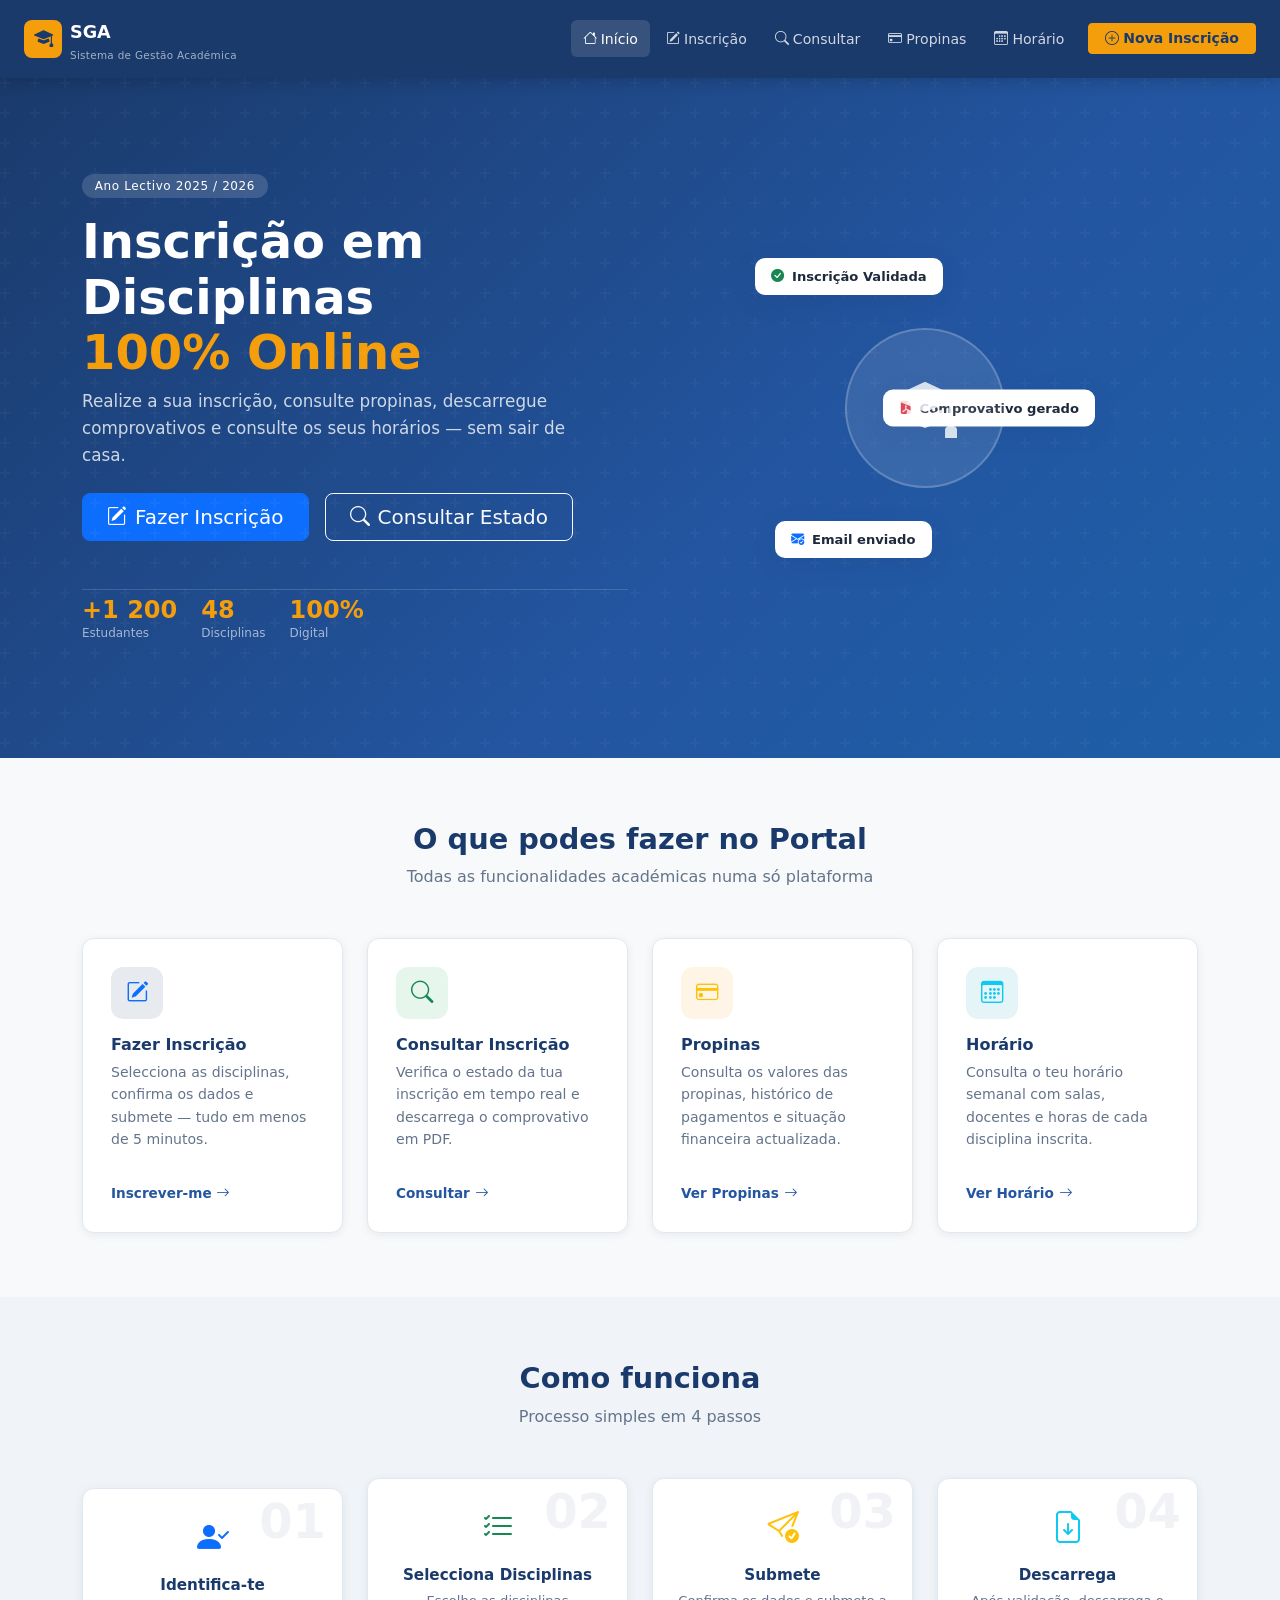
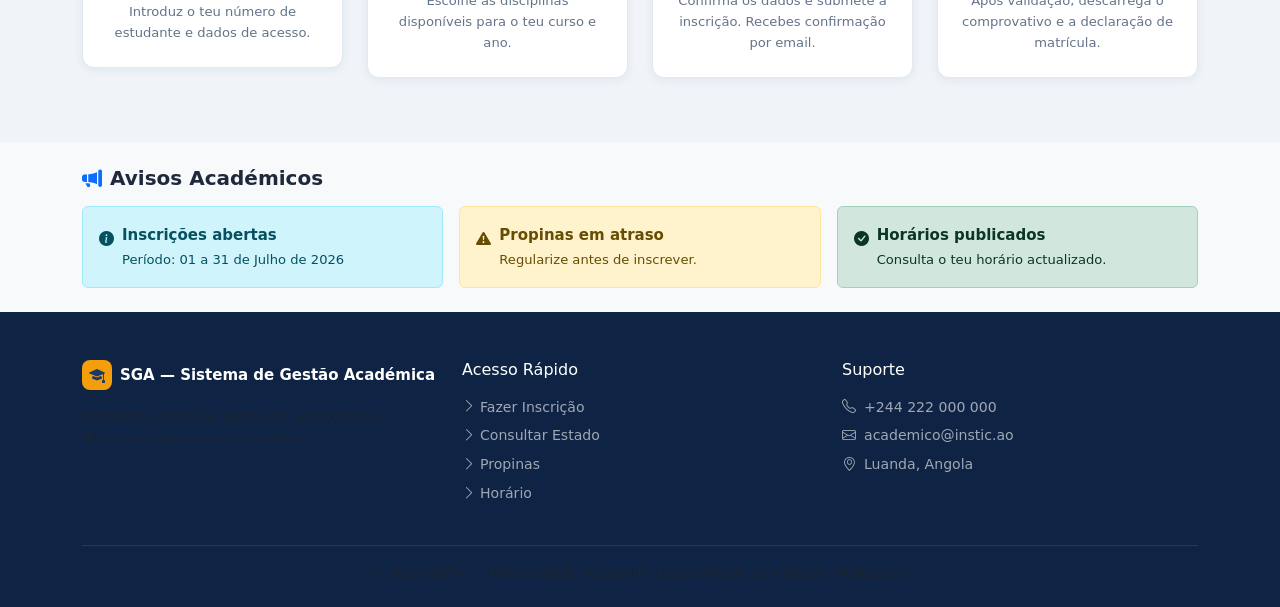
<file: portal-estudante/google-sites/index.html>
<!DOCTYPE html>
<html lang="pt">
<head>
  <meta charset="UTF-8" />
  <meta name="viewport" content="width=device-width, initial-scale=1.0" />
  <title>SGA — Portal do Estudante</title>
  <link href="https://cdn.jsdelivr.net/npm/bootstrap@5.3.3/dist/css/bootstrap.min.css" rel="stylesheet" />
  <link href="https://cdn.jsdelivr.net/npm/bootstrap-icons@1.11.3/font/bootstrap-icons.min.css" rel="stylesheet" />

  <!-- CSS inline (Google Sites friendly) -->
  <style>
  /* ============================================================
     SGA — Sistema de Gestão Académica
     Folha de Estilos Principal (inline)
     ============================================================ */

  :root {
    --primary:       #1a3a6b;
    --primary-light: #2355a0;
    --accent:        #f59e0b;
    --accent-dark:   #d97706;
    --success:       #16a34a;
    --danger:        #dc2626;
    --info:          #0891b2;
    --bg-page:       #f0f4f8;
    --bg-card:       #ffffff;
    --text-main:     #1e293b;
    --text-muted:    #64748b;
    --border:        #e2e8f0;
    --radius:        12px;
    --shadow-sm:     0 2px 8px rgba(26,58,107,.08);
    --shadow-md:     0 6px 24px rgba(26,58,107,.12);
    --transition:    .2s ease;
  }

  * { box-sizing: border-box; }

  body {
    font-family: 'Segoe UI', system-ui, -apple-system, sans-serif;
    background: var(--bg-page);
    color: var(--text-main);
    font-size: 15px;
    line-height: 1.6;
  }

  /* ===== NAVBAR ===== */
  .sga-navbar {
    background: var(--primary);
    box-shadow: 0 2px 16px rgba(0,0,0,.2);
    padding: .6rem 0;
  }
  .brand-icon {
    width: 38px; height: 38px;
    background: var(--accent);
    border-radius: 8px;
    display: flex; align-items: center; justify-content: center;
    font-size: 1.2rem; color: var(--primary);
  }
  .brand-icon-sm { width: 30px; height: 30px; font-size: 1rem; }
  .brand-name   { font-size: 1.1rem; font-weight: 700; color: #fff; line-height: 1; }
  .brand-sub    { font-size: .65rem; color: rgba(255,255,255,.6); letter-spacing: .03em; }
  .sga-navbar .nav-link { color: rgba(255,255,255,.8) !important; font-size: .88rem; padding: .45rem .75rem !important; border-radius: 6px; transition: var(--transition); }
  .sga-navbar .nav-link:hover,
  .sga-navbar .nav-link.active { color: #fff !important; background: rgba(255,255,255,.12); }
  .sga-navbar .btn-primary { background: var(--accent); border-color: var(--accent); color: var(--primary); font-weight: 600; }
  .sga-navbar .btn-primary:hover { background: var(--accent-dark); border-color: var(--accent-dark); }

  /* ===== HERO ===== */
  .hero-section {
    background: linear-gradient(135deg, var(--primary) 0%, var(--primary-light) 60%, #1e5fa8 100%);
    padding: 80px 0 100px;
    position: relative;
    overflow: hidden;
  }
  .hero-section::before {
    content: '';
    position: absolute; inset: 0;
    background: url("data:image/svg+xml,%3Csvg width='60' height='60' viewBox='0 0 60 60' xmlns='http://www.w3.org/2000/svg'%3E%3Cg fill='none' fill-rule='evenodd'%3E%3Cg fill='%23ffffff' fill-opacity='0.03'%3E%3Cpath d='M36 34v-4h-2v4h-4v2h4v4h2v-4h4v-2h-4zm0-30V0h-2v4h-4v2h4v4h2V6h4V4h-4zM6 34v-4H4v4H0v2h4v4h2v-4h4v-2H6zM6 4V0H4v4H0v2h4v4h2V6h4V4H6z'/%3E%3C/g%3E%3C/g%3E%3C/svg%3E");
  }
  .min-vh-hero { min-height: 500px; }
  .badge-year { background: rgba(255,255,255,.15); color: #fff; font-size: .75rem; padding: .4rem .8rem; border-radius: 20px; font-weight: 500; letter-spacing: .05em; }
  .hero-title  { font-size: clamp(2rem, 4vw, 3rem); font-weight: 800; color: #fff; line-height: 1.15; }
  .text-accent { color: var(--accent); }
  .hero-sub    { color: rgba(255,255,255,.78); font-size: 1.05rem; max-width: 500px; }
  .hero-stats  { padding-top: .5rem; border-top: 1px solid rgba(255,255,255,.15); }
  .stat-item   { display: flex; flex-direction: column; }
  .stat-num    { font-size: 1.5rem; font-weight: 700; color: var(--accent); line-height: 1; }
  .stat-label  { font-size: .75rem; color: rgba(255,255,255,.6); margin-top: 2px; }

  /* Floating cards in hero */
  .hero-visual { position: relative; width: 340px; height: 340px; }
  .hero-circle {
    position: absolute; top: 50%; left: 50%; transform: translate(-50%,-50%);
    width: 160px; height: 160px;
    background: rgba(255,255,255,.1);
    border: 2px solid rgba(255,255,255,.2);
    border-radius: 50%;
    display: flex; align-items: center; justify-content: center;
    font-size: 4rem; color: rgba(255,255,255,.8);
  }
  .card-float {
    position: absolute;
    background: #fff;
    border-radius: 10px;
    padding: .5rem 1rem;
    font-size: .82rem;
    font-weight: 600;
    color: var(--text-main);
    box-shadow: var(--shadow-md);
    white-space: nowrap;
    animation: floatAnim 3s ease-in-out infinite alternate;
  }
  .card-float-1 { top: 20px;  left: 0;    animation-delay: 0s;   }
  .card-float-2 { top: 50%;   right: 0;   animation-delay: .8s;  transform: translateY(-50%); }
  .card-float-3 { bottom: 20px; left: 20px; animation-delay: 1.5s; }
  @keyframes floatAnim { from { transform: translateY(0); } to { transform: translateY(-8px); } }
  .card-float-2 { animation: floatAnim2 3s ease-in-out infinite alternate; }
  @keyframes floatAnim2 { from { transform: translateY(-50%); } to { transform: translateY(calc(-50% - 8px)); } }

  /* ===== SECTION TITLES ===== */
  .section-title { font-size: 1.8rem; font-weight: 700; color: var(--primary); }
  .section-sub   { color: var(--text-muted); font-size: 1rem; }

  /* ===== FEATURE CARDS ===== */
  .feature-card {
    background: var(--bg-card);
    border-radius: var(--radius);
    padding: 1.75rem;
    box-shadow: var(--shadow-sm);
    border: 1px solid var(--border);
    transition: var(--transition);
    display: flex; flex-direction: column;
  }
  .feature-card:hover { box-shadow: var(--shadow-md); transform: translateY(-3px); }
  .feature-icon {
    width: 52px; height: 52px;
    border-radius: 12px;
    display: flex; align-items: center; justify-content: center;
    font-size: 1.4rem; margin-bottom: 1rem;
  }
  .bg-primary-soft { background: rgba(26,58,107,.1); }
  .bg-success-soft { background: rgba(22,163,74,.1); }
  .bg-warning-soft { background: rgba(245,158,11,.1); }
  .bg-info-soft    { background: rgba(8,145,178,.1); }
  .feature-title { font-size: 1rem; font-weight: 700; color: var(--primary); margin-bottom: .4rem; }
  .feature-desc  { font-size: .88rem; color: var(--text-muted); flex-grow: 1; }
  .feature-link  { color: var(--primary-light); font-size: .85rem; font-weight: 600; text-decoration: none; margin-top: 1rem; display: inline-flex; align-items: center; gap: .3rem; }
  .feature-link:hover { color: var(--accent-dark); }

  /* ===== STEPS ===== */
  .step-card {
    background: var(--bg-card);
    border-radius: var(--radius);
    padding: 1.5rem;
    text-align: center;
    border: 1px solid var(--border);
    box-shadow: var(--shadow-sm);
    position: relative;
  }
  .step-num {
    font-size: 3rem;
    font-weight: 900;
    color: var(--primary);
    opacity: .06;
    position: absolute;
    top: .5rem; right: 1rem;
    line-height: 1;
  }
  .step-icon  { font-size: 2rem; margin-bottom: .75rem; display: block; }
  .step-title { font-weight: 700; font-size: .95rem; color: var(--primary); margin-bottom: .4rem; }
  .step-desc  { font-size: .82rem; color: var(--text-muted); margin: 0; }

  /* ===== FOOTER ===== */
  .sga-footer { background: #0f2444; padding: 3rem 0 1.5rem; margin-top: auto; }
  .footer-links { list-style: none; padding: 0; }
  .footer-links li { margin-bottom: .4rem; color: rgba(255,255,255,.6); font-size: .88rem; }
  .footer-links a { color: rgba(255,255,255,.6); text-decoration: none; transition: var(--transition); }
  .footer-links a:hover { color: var(--accent); }

  /* ===== PAGE HEADER ===== */
  .page-header {
    background: linear-gradient(135deg, var(--primary), var(--primary-light));
    padding: 2.5rem 0;
    color: #fff;
  }
  .page-header h1 { font-size: 1.8rem; font-weight: 800; margin-bottom: .25rem; }
  .page-header p  { color: rgba(255,255,255,.75); margin: 0; }
  .breadcrumb-item a { color: rgba(255,255,255,.7); text-decoration: none; }
  .breadcrumb-item.active { color: rgba(255,255,255,.9); }
  .breadcrumb-item + .breadcrumb-item::before { color: rgba(255,255,255,.4); }

  /* ===== FORM CARD ===== */
  .form-card {
    background: var(--bg-card);
    border-radius: var(--radius);
    padding: 2rem;
    box-shadow: var(--shadow-sm);
    border: 1px solid var(--border);
  }
  .form-label   { font-weight: 600; font-size: .88rem; color: var(--text-main); margin-bottom: .35rem; }
  .form-control, .form-select {
    border: 1.5px solid var(--border);
    border-radius: 8px;
    padding: .6rem .9rem;
    font-size: .92rem;
    transition: var(--transition);
  }
  .form-control:focus, .form-select:focus {
    border-color: var(--primary-light);
    box-shadow: 0 0 0 3px rgba(35,85,160,.12);
  }
  .form-section-title {
    font-size: 1rem; font-weight: 700; color: var(--primary);
    padding-bottom: .5rem;
    border-bottom: 2px solid var(--accent);
    margin-bottom: 1.25rem;
  }

  /* ===== DISCIPLINE CHECKBOXES ===== */
  .disc-grid { display: grid; grid-template-columns: repeat(auto-fill, minmax(260px, 1fr)); gap: .75rem; }
  .disc-item {
    border: 1.5px solid var(--border);
    border-radius: 10px;
    padding: .85rem 1rem;
    cursor: pointer;
    transition: var(--transition);
    display: flex; align-items: flex-start; gap: .75rem;
  }
  .disc-item:hover { border-color: var(--primary-light); background: #f0f6ff; }
  .disc-item.selected { border-color: var(--primary-light); background: rgba(35,85,160,.07); }
  .disc-item input[type="checkbox"] { width: 18px; height: 18px; flex-shrink: 0; margin-top: 2px; accent-color: var(--primary-light); }
  .disc-name   { font-weight: 600; font-size: .88rem; color: var(--text-main); margin-bottom: 2px; }
  .disc-meta   { font-size: .75rem; color: var(--text-muted); }
  .disc-badge  { font-size: .68rem; padding: .2rem .5rem; border-radius: 20px; }

  /* ===== STATUS BADGE ===== */
  .status-badge { display: inline-flex; align-items: center; gap: .35rem; font-size: .8rem; font-weight: 600; padding: .35rem .85rem; border-radius: 20px; }
  .status-pendente   { background: #fef3c7; color: #92400e; }
  .status-validada   { background: #dcfce7; color: #166534; }
  .status-rejeitada  { background: #fee2e2; color: #991b1b; }

  /* ===== TABLE ===== */
  .sga-table { border-radius: var(--radius); overflow: hidden; box-shadow: var(--shadow-sm); }
  .sga-table thead th { background: var(--primary); color: #fff; font-size: .82rem; font-weight: 600; border: none; padding: .9rem 1rem; }
  .sga-table tbody td { font-size: .88rem; padding: .85rem 1rem; border-bottom: 1px solid var(--border); vertical-align: middle; }
  .sga-table tbody tr:hover { background: #f0f6ff; }

  /* ===== PROGRESS BAR ===== */
  .progress { height: 8px; border-radius: 4px; }

  /* ===== TOAST ===== */
  .toast-container { position: fixed; top: 80px; right: 20px; z-index: 9999; }

  /* ===== LOADING ===== */
  .loading-overlay {
    position: fixed; inset: 0; background: rgba(255,255,255,.8);
    display: flex; align-items: center; justify-content: center;
    z-index: 9999; display: none;
  }
  .loading-overlay.show { display: flex; }

  @media (max-width: 767px) {
    .hero-section { padding: 50px 0 60px; }
  }

  /* ===== Horário ===== */
  .horario-cell { min-width: 130px; }

  /* ===== Stat cards/admin (mantidos) ===== */
  .stat-card { background: var(--bg-card); border-radius: var(--radius); padding: 1.5rem; border: 1px solid var(--border); box-shadow: var(--shadow-sm); display: flex; align-items: center; gap: 1.25rem; }
  .stat-card-icon { width: 52px; height: 52px; border-radius: 12px; display: flex; align-items: center; justify-content: center; font-size: 1.5rem; flex-shrink: 0; }
  .stat-card-val  { font-size: 1.9rem; font-weight: 800; color: var(--primary); line-height: 1; }
  .stat-card-label{ font-size: .8rem; color: var(--text-muted); margin-top: 2px; }

  </style>
</head>
<body>

<!-- ===== NAVBAR ===== -->
<nav class="navbar navbar-expand-lg sga-navbar sticky-top">
  <div class="container-fluid px-4">
    <a class="navbar-brand d-flex align-items-center gap-2" href="index.html">
      <div class="brand-icon"><i class="bi bi-mortarboard-fill"></i></div>
      <div>
        <span class="brand-name">SGA</span>
        <span class="brand-sub d-block">Sistema de Gestão Académica</span>
      </div>
    </a>
    <button class="navbar-toggler" type="button" data-bs-toggle="collapse" data-bs-target="#navMain">
      <span class="navbar-toggler-icon"></span>
    </button>
    <div class="collapse navbar-collapse" id="navMain">
      <ul class="navbar-nav ms-auto align-items-lg-center gap-1">
        <li class="nav-item"><a class="nav-link active" href="index.html"><i class="bi bi-house me-1"></i>Início</a></li>
        <li class="nav-item"><a class="nav-link" href="inscricao.html"><i class="bi bi-pencil-square me-1"></i>Inscrição</a></li>
        <li class="nav-item"><a class="nav-link" href="consulta.html"><i class="bi bi-search me-1"></i>Consultar</a></li>
        <li class="nav-item"><a class="nav-link" href="propinas.html"><i class="bi bi-credit-card me-1"></i>Propinas</a></li>
        <li class="nav-item"><a class="nav-link" href="horario.html"><i class="bi bi-calendar3 me-1"></i>Horário</a></li>
        <li class="nav-item ms-lg-2">
          <a class="btn btn-primary btn-sm px-3" href="inscricao.html">
            <i class="bi bi-plus-circle me-1"></i>Nova Inscrição
          </a>
        </li>
      </ul>
    </div>
  </div>
</nav>

<!-- ===== HERO ===== -->
<section class="hero-section">
  <div class="container">
    <div class="row align-items-center min-vh-hero">
      <div class="col-lg-6">
        <span class="badge badge-year mb-3">Ano Lectivo 2025 / 2026</span>
        <h1 class="hero-title">Inscrição em Disciplinas<br><span class="text-accent">100% Online</span></h1>
        <p class="hero-sub">Realize a sua inscrição, consulte propinas, descarregue comprovativos e consulte os seus horários — sem sair de casa.</p>
        <div class="d-flex flex-wrap gap-3 mt-4">
          <a href="inscricao.html" class="btn btn-primary btn-lg px-4">
            <i class="bi bi-pencil-square me-2"></i>Fazer Inscrição
          </a>
          <a href="consulta.html" class="btn btn-outline-light btn-lg px-4">
            <i class="bi bi-search me-2"></i>Consultar Estado
          </a>
        </div>
        <div class="hero-stats d-flex gap-4 mt-5">
          <div class="stat-item">
            <span class="stat-num">+1 200</span>
            <span class="stat-label">Estudantes</span>
          </div>
          <div class="stat-item">
            <span class="stat-num">48</span>
            <span class="stat-label">Disciplinas</span>
          </div>
          <div class="stat-item">
            <span class="stat-num">100%</span>
            <span class="stat-label">Digital</span>
          </div>
        </div>
      </div>
      <div class="col-lg-6 d-none d-lg-flex justify-content-center">
        <div class="hero-visual">
          <div class="card-float card-float-1">
            <i class="bi bi-check-circle-fill text-success me-2"></i>Inscrição Validada
          </div>
          <div class="card-float card-float-2">
            <i class="bi bi-file-earmark-pdf-fill text-danger me-2"></i>Comprovativo gerado
          </div>
          <div class="card-float card-float-3">
            <i class="bi bi-envelope-check-fill text-primary me-2"></i>Email enviado
          </div>
          <div class="hero-circle">
            <i class="bi bi-mortarboard-fill"></i>
          </div>
        </div>
      </div>
    </div>
  </div>
</section>

<!-- ===== FUNCIONALIDADES ===== -->
<section class="py-5 bg-light">
  <div class="container py-3">
    <div class="text-center mb-5">
      <h2 class="section-title">O que podes fazer no Portal</h2>
      <p class="section-sub">Todas as funcionalidades académicas numa só plataforma</p>
    </div>
    <div class="row g-4">
      <div class="col-sm-6 col-lg-3">
        <div class="feature-card h-100">
          <div class="feature-icon bg-primary-soft"><i class="bi bi-pencil-square text-primary"></i></div>
          <h5 class="feature-title">Fazer Inscrição</h5>
          <p class="feature-desc">Selecciona as disciplinas, confirma os dados e submete — tudo em menos de 5 minutos.</p>
          <a href="inscricao.html" class="feature-link">Inscrever-me <i class="bi bi-arrow-right"></i></a>
        </div>
      </div>
      <div class="col-sm-6 col-lg-3">
        <div class="feature-card h-100">
          <div class="feature-icon bg-success-soft"><i class="bi bi-search text-success"></i></div>
          <h5 class="feature-title">Consultar Inscrição</h5>
          <p class="feature-desc">Verifica o estado da tua inscrição em tempo real e descarrega o comprovativo em PDF.</p>
          <a href="consulta.html" class="feature-link">Consultar <i class="bi bi-arrow-right"></i></a>
        </div>
      </div>
      <div class="col-sm-6 col-lg-3">
        <div class="feature-card h-100">
          <div class="feature-icon bg-warning-soft"><i class="bi bi-credit-card text-warning"></i></div>
          <h5 class="feature-title">Propinas</h5>
          <p class="feature-desc">Consulta os valores das propinas, histórico de pagamentos e situação financeira actualizada.</p>
          <a href="propinas.html" class="feature-link">Ver Propinas <i class="bi bi-arrow-right"></i></a>
        </div>
      </div>
      <div class="col-sm-6 col-lg-3">
        <div class="feature-card h-100">
          <div class="feature-icon bg-info-soft"><i class="bi bi-calendar3 text-info"></i></div>
          <h5 class="feature-title">Horário</h5>
          <p class="feature-desc">Consulta o teu horário semanal com salas, docentes e horas de cada disciplina inscrita.</p>
          <a href="horario.html" class="feature-link">Ver Horário <i class="bi bi-arrow-right"></i></a>
        </div>
      </div>
    </div>
  </div>
</section>

<!-- ===== COMO FUNCIONA ===== -->
<section class="py-5">
  <div class="container py-3">
    <div class="text-center mb-5">
      <h2 class="section-title">Como funciona</h2>
      <p class="section-sub">Processo simples em 4 passos</p>
    </div>
    <div class="row g-4 align-items-center">
      <div class="col-md-6 col-lg-3">
        <div class="step-card">
          <div class="step-num">01</div>
          <i class="bi bi-person-check-fill step-icon text-primary"></i>
          <h6 class="step-title">Identifica-te</h6>
          <p class="step-desc">Introduz o teu número de estudante e dados de acesso.</p>
        </div>
      </div>
      <div class="col-md-6 col-lg-3">
        <div class="step-card">
          <div class="step-num">02</div>
          <i class="bi bi-list-check step-icon text-success"></i>
          <h6 class="step-title">Selecciona Disciplinas</h6>
          <p class="step-desc">Escolhe as disciplinas disponíveis para o teu curso e ano.</p>
        </div>
      </div>
      <div class="col-md-6 col-lg-3">
        <div class="step-card">
          <div class="step-num">03</div>
          <i class="bi bi-send-check step-icon text-warning"></i>
          <h6 class="step-title">Submete</h6>
          <p class="step-desc">Confirma os dados e submete a inscrição. Recebes confirmação por email.</p>
        </div>
      </div>
      <div class="col-md-6 col-lg-3">
        <div class="step-card">
          <div class="step-num">04</div>
          <i class="bi bi-file-earmark-arrow-down step-icon text-info"></i>
          <h6 class="step-title">Descarrega</h6>
          <p class="step-desc">Após validação, descarrega o comprovativo e a declaração de matrícula.</p>
        </div>
      </div>
    </div>
  </div>
</section>

<!-- ===== AVISOS ===== -->
<section class="py-4 bg-light">
  <div class="container">
    <h5 class="mb-3 fw-bold"><i class="bi bi-megaphone-fill text-primary me-2"></i>Avisos Académicos</h5>
    <div class="row g-3">
      <div class="col-md-4">
        <div class="alert alert-info d-flex gap-2 mb-0">
          <i class="bi bi-info-circle-fill flex-shrink-0 mt-1"></i>
          <div>
            <strong>Inscrições abertas</strong><br>
            <small>Período: 01 a 31 de Julho de 2026</small>
          </div>
        </div>
      </div>
      <div class="col-md-4">
        <div class="alert alert-warning d-flex gap-2 mb-0">
          <i class="bi bi-exclamation-triangle-fill flex-shrink-0 mt-1"></i>
          <div>
            <strong>Propinas em atraso</strong><br>
            <small>Regularize antes de inscrever.</small>
          </div>
        </div>
      </div>
      <div class="col-md-4">
        <div class="alert alert-success d-flex gap-2 mb-0">
          <i class="bi bi-check-circle-fill flex-shrink-0 mt-1"></i>
          <div>
            <strong>Horários publicados</strong><br>
            <small>Consulta o teu horário actualizado.</small>
          </div>
        </div>
      </div>
    </div>
  </div>
</section>

<!-- ===== FOOTER ===== -->
<footer class="sga-footer">
  <div class="container">
    <div class="row g-4">
      <div class="col-md-4">
        <div class="d-flex align-items-center gap-2 mb-3">
          <div class="brand-icon brand-icon-sm"><i class="bi bi-mortarboard-fill"></i></div>
          <span class="fw-bold text-white">SGA — Sistema de Gestão Académica</span>
        </div>
        <p class="text-muted small">Plataforma digital de gestão de inscrições em disciplinas para o ensino superior.</p>
      </div>
      <div class="col-md-4">
        <h6 class="text-white mb-3">Acesso Rápido</h6>
        <ul class="list-unstyled footer-links">
          <li><a href="inscricao.html"><i class="bi bi-chevron-right me-1"></i>Fazer Inscrição</a></li>
          <li><a href="consulta.html"><i class="bi bi-chevron-right me-1"></i>Consultar Estado</a></li>
          <li><a href="propinas.html"><i class="bi bi-chevron-right me-1"></i>Propinas</a></li>
          <li><a href="horario.html"><i class="bi bi-chevron-right me-1"></i>Horário</a></li>
        </ul>
      </div>
      <div class="col-md-4">
        <h6 class="text-white mb-3">Suporte</h6>
        <ul class="list-unstyled footer-links">
          <li><i class="bi bi-telephone me-2"></i>+244 222 000 000</li>
          <li><i class="bi bi-envelope me-2"></i>academico@instic.ao</li>
          <li><i class="bi bi-geo-alt me-2"></i>Luanda, Angola</li>
        </ul>
      </div>
    </div>
    <hr class="border-secondary mt-4" />
    <p class="text-center text-muted small mb-0">© 2026 INSTIC — Universidade de Luanda. Desenvolvido com Google Workspace.</p>
  </div>
</footer>

<script src="https://cdn.jsdelivr.net/npm/bootstrap@5.3.3/dist/js/bootstrap.bundle.min.js"></script>
</body>
</html>
</file>
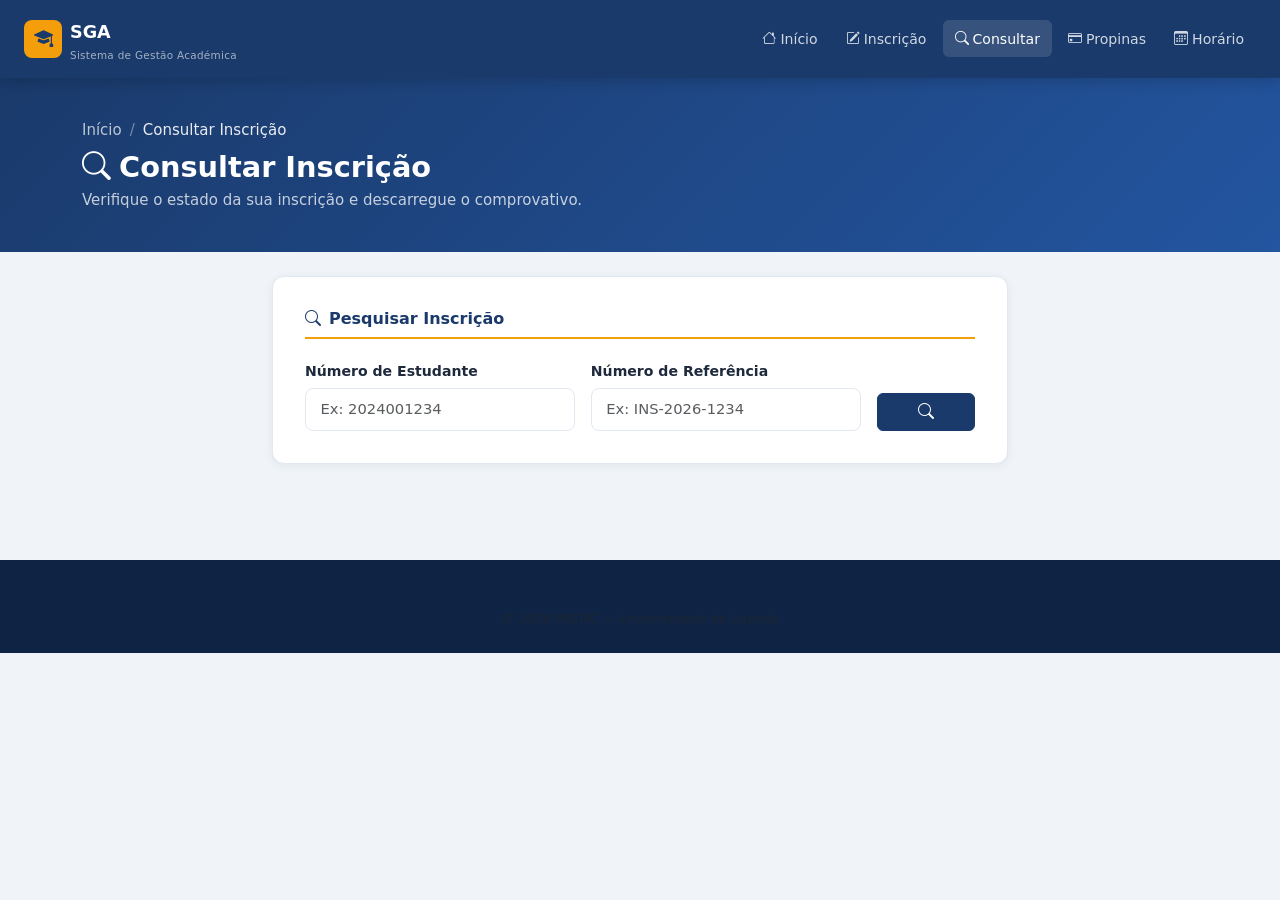
<file: portal-estudante/consulta.html>
<!DOCTYPE html>
<html lang="pt">
<head>
  <meta charset="UTF-8" />
  <meta name="viewport" content="width=device-width, initial-scale=1.0" />
  <title>SGA — Consultar Inscrição</title>
  <link href="https://cdn.jsdelivr.net/npm/bootstrap@5.3.3/dist/css/bootstrap.min.css" rel="stylesheet" />
  <link href="https://cdn.jsdelivr.net/npm/bootstrap-icons@1.11.3/font/bootstrap-icons.min.css" rel="stylesheet" />
  <link href="styles.css" rel="stylesheet" />
</head>
<body>

<nav class="navbar navbar-expand-lg sga-navbar sticky-top">
  <div class="container-fluid px-4">
    <a class="navbar-brand d-flex align-items-center gap-2" href="index.html">
      <div class="brand-icon"><i class="bi bi-mortarboard-fill"></i></div>
      <div><span class="brand-name">SGA</span><span class="brand-sub d-block">Sistema de Gestão Académica</span></div>
    </a>
    <button class="navbar-toggler" type="button" data-bs-toggle="collapse" data-bs-target="#navMain"><span class="navbar-toggler-icon"></span></button>
    <div class="collapse navbar-collapse" id="navMain">
      <ul class="navbar-nav ms-auto align-items-lg-center gap-1">
        <li class="nav-item"><a class="nav-link" href="index.html"><i class="bi bi-house me-1"></i>Início</a></li>
        <li class="nav-item"><a class="nav-link" href="inscricao.html"><i class="bi bi-pencil-square me-1"></i>Inscrição</a></li>
        <li class="nav-item"><a class="nav-link active" href="consulta.html"><i class="bi bi-search me-1"></i>Consultar</a></li>
        <li class="nav-item"><a class="nav-link" href="propinas.html"><i class="bi bi-credit-card me-1"></i>Propinas</a></li>
        <li class="nav-item"><a class="nav-link" href="horario.html"><i class="bi bi-calendar3 me-1"></i>Horário</a></li>
      </ul>
    </div>
  </div>
</nav>

<div class="page-header">
  <div class="container">
    <nav aria-label="breadcrumb"><ol class="breadcrumb mb-2">
      <li class="breadcrumb-item"><a href="index.html">Início</a></li>
      <li class="breadcrumb-item active">Consultar Inscrição</li>
    </ol></nav>
    <h1><i class="bi bi-search me-2"></i>Consultar Inscrição</h1>
    <p>Verifique o estado da sua inscrição e descarregue o comprovativo.</p>
  </div>
</div>

<div class="container py-4">
  <div class="row justify-content-center">
    <div class="col-lg-8">

      <!-- PESQUISA -->
      <div class="form-card mb-4">
        <h5 class="form-section-title"><i class="bi bi-search me-2"></i>Pesquisar Inscrição</h5>
        <div class="row g-3">
          <div class="col-md-5">
            <label class="form-label">Número de Estudante</label>
            <input type="text" class="form-control" id="pesqNum" placeholder="Ex: 2024001234" />
          </div>
          <div class="col-md-5">
            <label class="form-label">Número de Referência</label>
            <input type="text" class="form-control" id="pesqRef" placeholder="Ex: INS-2026-1234" />
          </div>
          <div class="col-md-2 d-flex align-items-end">
            <button class="btn btn-primary w-100" onclick="pesquisar()">
              <i class="bi bi-search"></i>
            </button>
          </div>
        </div>
      </div>

      <!-- RESULTADO -->
      <div id="resultadoContainer" style="display:none">

        <!-- Card de estado -->
        <div class="form-card mb-3" id="cardEstado">
          <div class="d-flex align-items-start justify-content-between mb-3">
            <div>
              <h5 class="fw-bold text-primary mb-1" id="res-nome"></h5>
              <span class="text-muted small" id="res-num"></span>
            </div>
            <div id="res-status-badge"></div>
          </div>

          <div class="row g-2 mb-3">
            <div class="col-sm-4">
              <div class="bg-light rounded-3 p-2 text-center">
                <div class="small text-muted">Referência</div>
                <div class="fw-bold text-primary small" id="res-ref"></div>
              </div>
            </div>
            <div class="col-sm-4">
              <div class="bg-light rounded-3 p-2 text-center">
                <div class="small text-muted">Curso</div>
                <div class="fw-bold small" id="res-curso"></div>
              </div>
            </div>
            <div class="col-sm-4">
              <div class="bg-light rounded-3 p-2 text-center">
                <div class="small text-muted">Data Submissão</div>
                <div class="fw-bold small" id="res-data"></div>
              </div>
            </div>
          </div>

          <!-- Timeline de estado -->
          <div class="timeline mb-3">
            <div class="tl-item done">
              <div class="tl-icon"><i class="bi bi-check-lg"></i></div>
              <div class="tl-body"><strong>Inscrição submetida</strong><br><small class="text-muted" id="tl-data1"></small></div>
            </div>
            <div class="tl-item" id="tl-validacao">
              <div class="tl-icon"><i class="bi bi-hourglass-split"></i></div>
              <div class="tl-body"><strong>Validação pela secretaria</strong><br><small class="text-muted">Em análise...</small></div>
            </div>
            <div class="tl-item" id="tl-comprovativo">
              <div class="tl-icon"><i class="bi bi-file-earmark-pdf"></i></div>
              <div class="tl-body"><strong>Comprovativo emitido</strong><br><small class="text-muted">Aguarda validação</small></div>
            </div>
          </div>

          <!-- Disciplinas -->
          <h6 class="fw-bold text-primary mb-2">Disciplinas Inscritas</h6>
          <ul id="res-disciplinas" class="list-group list-group-flush mb-3"></ul>

          <!-- Botões de acção -->
          <div class="d-flex gap-2 flex-wrap" id="botoesAcao">
            <button class="btn btn-outline-primary" onclick="descarregarComprovativo()" id="btnComprovativo" disabled>
              <i class="bi bi-file-earmark-arrow-down me-1"></i>Descarregar Comprovativo
            </button>
            <button class="btn btn-outline-secondary" onclick="descarregarDeclaracao()" id="btnDeclaracao" disabled>
              <i class="bi bi-file-text me-1"></i>Declaração de Matrícula
            </button>
          </div>
        </div>

        <!-- Aviso pendente -->
        <div class="alert alert-warning d-flex gap-2" id="avisoPendente" style="display:none!important">
          <i class="bi bi-clock-history flex-shrink-0 mt-1"></i>
          <div>
            <strong>Inscrição em análise</strong><br>
            A sua inscrição está a ser analisada pela secretaria académica. Receberá um email quando for validada. Prazo: até 3 dias úteis.
          </div>
        </div>
      </div>

      <!-- NENHUM RESULTADO -->
      <div id="semResultado" style="display:none">
        <div class="form-card text-center py-5">
          <i class="bi bi-search fs-1 text-muted d-block mb-3"></i>
          <h5 class="text-muted">Nenhuma inscrição encontrada</h5>
          <p class="text-muted">Verifique o número de estudante ou a referência introduzida.</p>
          <a href="inscricao.html" class="btn btn-primary mt-2">
            <i class="bi bi-plus-circle me-1"></i>Fazer Nova Inscrição
          </a>
        </div>
      </div>

    </div>
  </div>
</div>

<footer class="sga-footer mt-5">
  <div class="container">
    <p class="text-center text-muted small mb-0">© 2026 INSTIC — Universidade de Luanda</p>
  </div>
</footer>

<script src="https://cdn.jsdelivr.net/npm/bootstrap@5.3.3/dist/js/bootstrap.bundle.min.js"></script>
<script>
const CURSO_LABELS = { LEI: 'Lic. Engenharia Informática', LGI: 'Lic. Gestão de Informática', LCC: 'Lic. Ciências da Computação', TSI: 'Tec. Sistemas de Informação' };

function pesquisar() {
  const num = document.getElementById('pesqNum').value.trim();
  const ref = document.getElementById('pesqRef').value.trim();
  if (!num && !ref) { alert('Introduza o número de estudante ou a referência.'); return; }

  const inscricoes = JSON.parse(localStorage.getItem('sga_inscricoes') || '[]');
  let found = inscricoes.find(i =>
    (num && i.numAluno === num) ||
    (ref && i.ref === ref)
  );

  // Demo: se não houver dados reais, mostrar exemplo
  if (!found && (num === 'DEMO' || ref === 'INS-2026-DEMO')) {
    found = {
      ref: 'INS-2026-DEMO', numAluno: 'DEMO', nome: 'Estudante Demo',
      email: 'demo@instic.ao', curso: 'LEI', anoCurso: '2',
      anoLectivo: '2025/2026', estado: 'Validada',
      data: new Date().toLocaleDateString('pt-PT'),
      disciplinas: 'INF201,BD201,SO201,INF202',
    };
  }

  if (found) {
    mostrarResultado(found);
  } else {
    document.getElementById('resultadoContainer').style.display = 'none';
    document.getElementById('semResultado').style.display = 'block';
  }
}

function mostrarResultado(insc) {
  document.getElementById('semResultado').style.display = 'none';
  document.getElementById('resultadoContainer').style.display = 'block';

  document.getElementById('res-nome').textContent  = insc.nome;
  document.getElementById('res-num').textContent   = 'N.º ' + insc.numAluno + ' · ' + (CURSO_LABELS[insc.curso] || insc.curso);
  document.getElementById('res-ref').textContent   = insc.ref;
  document.getElementById('res-curso').textContent = insc.anoCurso + '.º Ano';
  document.getElementById('res-data').textContent  = insc.data;
  document.getElementById('tl-data1').textContent  = insc.data;

  // Badge de estado
  const badges = {
    'Pendente':  '<span class="status-badge status-pendente"><i class="bi bi-hourglass-split"></i>Pendente</span>',
    'Validada':  '<span class="status-badge status-validada"><i class="bi bi-check-circle-fill"></i>Validada</span>',
    'Rejeitada': '<span class="status-badge status-rejeitada"><i class="bi bi-x-circle-fill"></i>Rejeitada</span>',
  };
  document.getElementById('res-status-badge').innerHTML = badges[insc.estado] || badges['Pendente'];

  // Timeline
  if (insc.estado === 'Validada') {
    document.getElementById('tl-validacao').classList.add('done');
    document.getElementById('tl-comprovativo').classList.add('done');
    document.getElementById('btnComprovativo').disabled = false;
    document.getElementById('btnDeclaracao').disabled = false;
  } else if (insc.estado === 'Pendente') {
    document.getElementById('avisoPendente').style.display = 'flex';
  }

  // Disciplinas (mock lookup)
  const ul = document.getElementById('res-disciplinas');
  ul.innerHTML = '';
  const discs = (insc.disciplinas || '').split(',').filter(Boolean);
  discs.forEach(cod => {
    ul.innerHTML += `
      <li class="list-group-item d-flex justify-content-between px-0 py-2 border-bottom">
        <span><i class="bi bi-book me-2 text-primary"></i>${cod}</span>
        <span class="badge bg-light text-dark">${cod}</span>
      </li>`;
  });
}

function descarregarComprovativo() {
  gerarPDFSimulado('Comprovativo de Inscrição');
}
function descarregarDeclaracao() {
  gerarPDFSimulado('Declaração de Matrícula');
}

function gerarPDFSimulado(tipo) {
  // Em produção: chamar Apps Script para gerar PDF real
  alert(`A abrir ${tipo} em PDF...\n\nEm produção, este botão chama o Google Apps Script que gera o PDF a partir do template Google Docs e retorna o link do Google Drive.`);
}
</script>

<style>
.timeline { display: flex; flex-direction: column; gap: 0; }
.tl-item  { display: flex; gap: .75rem; padding: .5rem 0; position: relative; }
.tl-item:not(:last-child)::after { content: ''; position: absolute; left: 13px; top: 32px; width: 2px; height: calc(100% - 12px); background: #e2e8f0; }
.tl-item.done .tl-icon { background: #16a34a; border-color: #16a34a; color: #fff; }
.tl-icon  { width: 28px; height: 28px; border-radius: 50%; border: 2px solid #cbd5e1; background: #fff; display: flex; align-items: center; justify-content: center; font-size: .8rem; flex-shrink: 0; z-index: 1; color: #94a3b8; }
.tl-body  { font-size: .85rem; padding-top: 3px; }
</style>
</body>
</html>
</file>
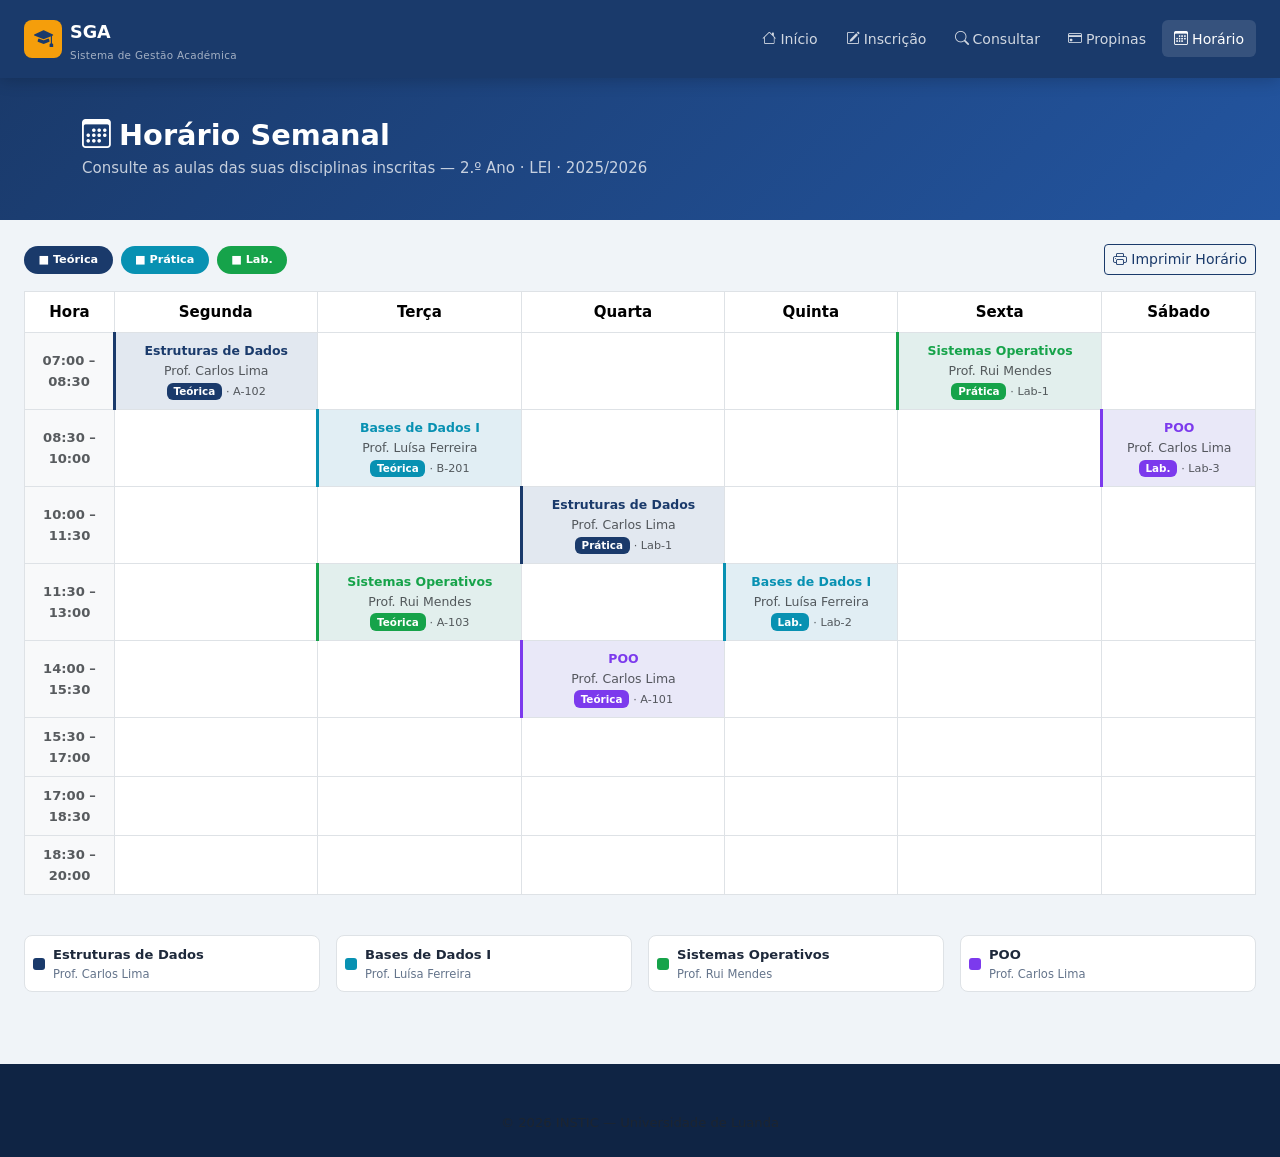
<file: portal-estudante/horario.html>
<!DOCTYPE html>
<html lang="pt">
<head>
  <meta charset="UTF-8" /><meta name="viewport" content="width=device-width, initial-scale=1.0" />
  <title>SGA — Horário</title>
  <link href="https://cdn.jsdelivr.net/npm/bootstrap@5.3.3/dist/css/bootstrap.min.css" rel="stylesheet" />
  <link href="https://cdn.jsdelivr.net/npm/bootstrap-icons@1.11.3/font/bootstrap-icons.min.css" rel="stylesheet" />
  <link href="styles.css" rel="stylesheet" />
</head>
<body>
<nav class="navbar navbar-expand-lg sga-navbar sticky-top">
  <div class="container-fluid px-4">
    <a class="navbar-brand d-flex align-items-center gap-2" href="index.html">
      <div class="brand-icon"><i class="bi bi-mortarboard-fill"></i></div>
      <div><span class="brand-name">SGA</span><span class="brand-sub d-block">Sistema de Gestão Académica</span></div>
    </a>
    <div class="collapse navbar-collapse">
      <ul class="navbar-nav ms-auto gap-1">
        <li class="nav-item"><a class="nav-link" href="index.html"><i class="bi bi-house me-1"></i>Início</a></li>
        <li class="nav-item"><a class="nav-link" href="inscricao.html"><i class="bi bi-pencil-square me-1"></i>Inscrição</a></li>
        <li class="nav-item"><a class="nav-link" href="consulta.html"><i class="bi bi-search me-1"></i>Consultar</a></li>
        <li class="nav-item"><a class="nav-link" href="propinas.html"><i class="bi bi-credit-card me-1"></i>Propinas</a></li>
        <li class="nav-item"><a class="nav-link active" href="horario.html"><i class="bi bi-calendar3 me-1"></i>Horário</a></li>
      </ul>
    </div>
  </div>
</nav>

<div class="page-header">
  <div class="container">
    <h1><i class="bi bi-calendar3 me-2"></i>Horário Semanal</h1>
    <p>Consulte as aulas das suas disciplinas inscritas — 2.º Ano · LEI · 2025/2026</p>
  </div>
</div>

<div class="container-fluid px-4 py-4">
  <div class="d-flex justify-content-between align-items-center mb-3 flex-wrap gap-2">
    <div class="d-flex gap-2 flex-wrap">
      <span class="badge rounded-pill" style="background:#1a3a6b;padding:.5rem .9rem">&#9632; Teórica</span>
      <span class="badge rounded-pill" style="background:#0891b2;padding:.5rem .9rem">&#9632; Prática</span>
      <span class="badge rounded-pill" style="background:#16a34a;padding:.5rem .9rem">&#9632; Lab.</span>
    </div>
    <button class="btn btn-outline-primary btn-sm" onclick="window.print()">
      <i class="bi bi-printer me-1"></i>Imprimir Horário
    </button>
  </div>

  <div class="table-responsive">
    <table class="table table-bordered text-center align-middle" id="horarioTable" style="min-width:900px">
      <thead>
        <tr style="background:#1a3a6b;color:#fff">
          <th style="width:90px">Hora</th>
          <th>Segunda</th>
          <th>Terça</th>
          <th>Quarta</th>
          <th>Quinta</th>
          <th>Sexta</th>
          <th>Sábado</th>
        </tr>
      </thead>
      <tbody id="horarioBody"></tbody>
    </table>
  </div>

  <!-- Legenda disciplinas -->
  <div class="row g-3 mt-2" id="legendaDiscs"></div>
</div>

<footer class="sga-footer mt-5">
  <div class="container"><p class="text-center text-muted small mb-0">© 2026 INSTIC — Universidade de Luanda</p></div>
</footer>

<script src="https://cdn.jsdelivr.net/npm/bootstrap@5.3.3/dist/js/bootstrap.bundle.min.js"></script>
<script>
const HORAS = ['07:00 – 08:30','08:30 – 10:00','10:00 – 11:30','11:30 – 13:00','14:00 – 15:30','15:30 – 17:00','17:00 – 18:30','18:30 – 20:00'];
const DIAS  = ['seg','ter','qua','qui','sex','sab'];

// Horário demo (2.º Ano LEI)
const HORARIO = {
  'INF201': { nome:'Estruturas de Dados', docente:'Prof. Carlos Lima',     cor:'#1a3a6b', slots:[{dia:'seg',hora:0,tipo:'Teórica',sala:'A-102'},{dia:'qua',hora:2,tipo:'Prática',sala:'Lab-1'}] },
  'BD201':  { nome:'Bases de Dados I',    docente:'Prof. Luísa Ferreira', cor:'#0891b2', slots:[{dia:'ter',hora:1,tipo:'Teórica',sala:'B-201'},{dia:'qui',hora:3,tipo:'Lab.',sala:'Lab-2'}] },
  'SO201':  { nome:'Sistemas Operativos', docente:'Prof. Rui Mendes',      cor:'#16a34a', slots:[{dia:'ter',hora:3,tipo:'Teórica',sala:'A-103'},{dia:'sex',hora:0,tipo:'Prática',sala:'Lab-1'}] },
  'INF202': { nome:'POO',                 docente:'Prof. Carlos Lima',     cor:'#7c3aed', slots:[{dia:'qua',hora:4,tipo:'Teórica',sala:'A-101'},{dia:'sab',hora:1,tipo:'Lab.',sala:'Lab-3'}] },
};

// Construir grade
const tbody = document.getElementById('horarioBody');
HORAS.forEach((hora, hi) => {
  const tr = document.createElement('tr');
  tr.innerHTML = `<td class="fw-semibold small text-muted bg-light">${hora}</td>`;
  DIAS.forEach(dia => {
    let celula = '<td></td>';
    for (const [cod, disc] of Object.entries(HORARIO)) {
      const slot = disc.slots.find(s => s.dia === dia && s.hora === hi);
      if (slot) {
        celula = `<td style="background:${disc.cor}10;border-left:3px solid ${disc.cor}">
          <div style="font-size:.78rem">
            <strong style="color:${disc.cor}">${disc.nome}</strong><br>
            <span class="text-muted">${disc.docente}</span><br>
            <span class="badge" style="background:${disc.cor};font-size:.65rem">${slot.tipo}</span>
            <span class="text-muted" style="font-size:.7rem"> · ${slot.sala}</span>
          </div>
        </td>`;
        break;
      }
    }
    tr.innerHTML += celula;
  });
  tbody.appendChild(tr);
});

// Legenda
const leg = document.getElementById('legendaDiscs');
for (const [cod, disc] of Object.entries(HORARIO)) {
  leg.innerHTML += `
    <div class="col-sm-6 col-lg-3">
      <div class="d-flex align-items-center gap-2 p-2 bg-white rounded-3 border">
        <div style="width:12px;height:12px;border-radius:3px;background:${disc.cor};flex-shrink:0"></div>
        <div>
          <div style="font-size:.82rem;font-weight:600">${disc.nome}</div>
          <div style="font-size:.72rem;color:#64748b">${disc.docente}</div>
        </div>
      </div>
    </div>`;
}
</script>
</body>
</html>
</file>
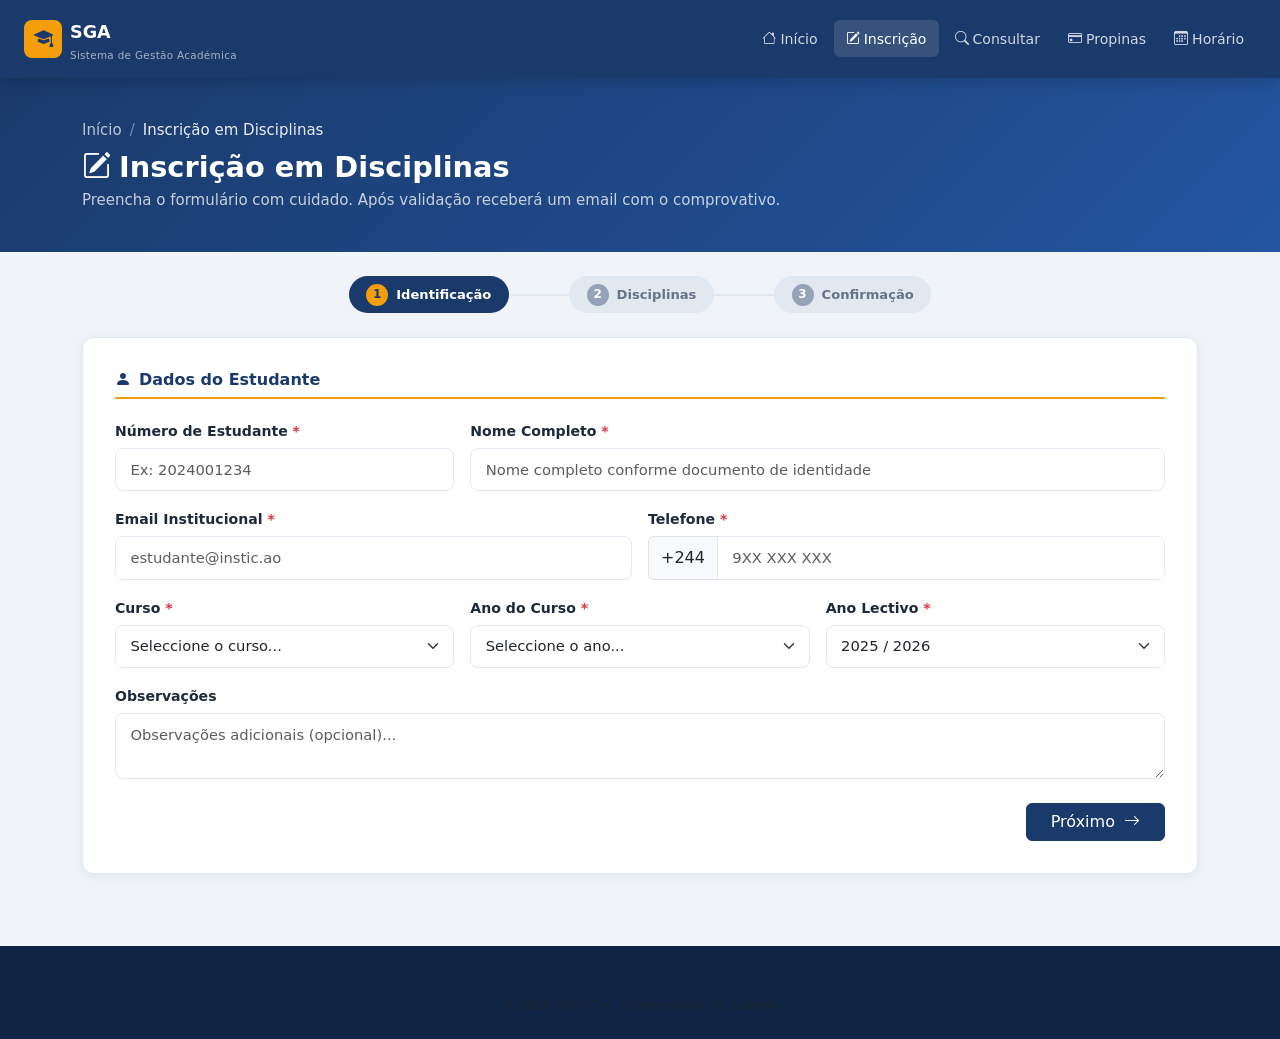
<file: portal-estudante/inscricao.html>
<!DOCTYPE html>
<html lang="pt">
<head>
  <meta charset="UTF-8" />
  <meta name="viewport" content="width=device-width, initial-scale=1.0" />
  <title>SGA — Inscrição em Disciplinas</title>
  <link href="https://cdn.jsdelivr.net/npm/bootstrap@5.3.3/dist/css/bootstrap.min.css" rel="stylesheet" />
  <link href="https://cdn.jsdelivr.net/npm/bootstrap-icons@1.11.3/font/bootstrap-icons.min.css" rel="stylesheet" />
  <link href="styles.css" rel="stylesheet" />
</head>
<body>

<!-- NAVBAR -->
<nav class="navbar navbar-expand-lg sga-navbar sticky-top">
  <div class="container-fluid px-4">
    <a class="navbar-brand d-flex align-items-center gap-2" href="index.html">
      <div class="brand-icon"><i class="bi bi-mortarboard-fill"></i></div>
      <div>
        <span class="brand-name">SGA</span>
        <span class="brand-sub d-block">Sistema de Gestão Académica</span>
      </div>
    </a>
    <button class="navbar-toggler" type="button" data-bs-toggle="collapse" data-bs-target="#navMain">
      <span class="navbar-toggler-icon"></span>
    </button>
    <div class="collapse navbar-collapse" id="navMain">
      <ul class="navbar-nav ms-auto align-items-lg-center gap-1">
        <li class="nav-item"><a class="nav-link" href="index.html"><i class="bi bi-house me-1"></i>Início</a></li>
        <li class="nav-item"><a class="nav-link active" href="inscricao.html"><i class="bi bi-pencil-square me-1"></i>Inscrição</a></li>
        <li class="nav-item"><a class="nav-link" href="consulta.html"><i class="bi bi-search me-1"></i>Consultar</a></li>
        <li class="nav-item"><a class="nav-link" href="propinas.html"><i class="bi bi-credit-card me-1"></i>Propinas</a></li>
        <li class="nav-item"><a class="nav-link" href="horario.html"><i class="bi bi-calendar3 me-1"></i>Horário</a></li>
      </ul>
    </div>
  </div>
</nav>

<!-- PAGE HEADER -->
<div class="page-header">
  <div class="container">
    <nav aria-label="breadcrumb">
      <ol class="breadcrumb mb-2">
        <li class="breadcrumb-item"><a href="index.html">Início</a></li>
        <li class="breadcrumb-item active">Inscrição em Disciplinas</li>
      </ol>
    </nav>
    <h1><i class="bi bi-pencil-square me-2"></i>Inscrição em Disciplinas</h1>
    <p>Preencha o formulário com cuidado. Após validação receberá um email com o comprovativo.</p>
  </div>
</div>

<!-- CONTEÚDO -->
<div class="container py-4">
  <!-- Stepper -->
  <div class="d-flex align-items-center justify-content-center mb-4 gap-0">
    <div class="step-pill active" id="sp1"><span>1</span> Identificação</div>
    <div class="step-line"></div>
    <div class="step-pill" id="sp2"><span>2</span> Disciplinas</div>
    <div class="step-line"></div>
    <div class="step-pill" id="sp3"><span>3</span> Confirmação</div>
  </div>

  <!-- STEP 1: Identificação -->
  <div id="step1">
    <div class="form-card">
      <h5 class="form-section-title"><i class="bi bi-person-fill me-2"></i>Dados do Estudante</h5>
      <div class="row g-3">
        <div class="col-md-4">
          <label class="form-label">Número de Estudante <span class="text-danger">*</span></label>
          <input type="text" class="form-control" id="numAluno" placeholder="Ex: 2024001234" maxlength="12" />
          <div class="invalid-feedback">Número de estudante inválido.</div>
        </div>
        <div class="col-md-8">
          <label class="form-label">Nome Completo <span class="text-danger">*</span></label>
          <input type="text" class="form-control" id="nomeEstudante" placeholder="Nome completo conforme documento de identidade" />
          <div class="invalid-feedback">Nome obrigatório.</div>
        </div>
        <div class="col-md-6">
          <label class="form-label">Email Institucional <span class="text-danger">*</span></label>
          <input type="email" class="form-control" id="emailEstudante" placeholder="estudante@instic.ao" />
          <div class="invalid-feedback">Email inválido.</div>
        </div>
        <div class="col-md-6">
          <label class="form-label">Telefone <span class="text-danger">*</span></label>
          <div class="input-group">
            <span class="input-group-text">+244</span>
            <input type="tel" class="form-control" id="telefone" placeholder="9XX XXX XXX" maxlength="9" />
          </div>
        </div>
        <div class="col-md-4">
          <label class="form-label">Curso <span class="text-danger">*</span></label>
          <select class="form-select" id="cursoSelect" onchange="carregarDisciplinas()">
            <option value="">Seleccione o curso...</option>
            <option value="LEI">Lic. Engenharia Informática</option>
            <option value="LGI">Lic. Gestão de Informática</option>
            <option value="LCC">Lic. Ciências da Computação</option>
            <option value="TSI">Tec. Sistemas de Informação</option>
          </select>
        </div>
        <div class="col-md-4">
          <label class="form-label">Ano do Curso <span class="text-danger">*</span></label>
          <select class="form-select" id="anoCurso" onchange="carregarDisciplinas()">
            <option value="">Seleccione o ano...</option>
            <option value="1">1.º Ano</option>
            <option value="2">2.º Ano</option>
            <option value="3">3.º Ano</option>
            <option value="4">4.º Ano</option>
            <option value="5">5.º Ano</option>
          </select>
        </div>
        <div class="col-md-4">
          <label class="form-label">Ano Lectivo <span class="text-danger">*</span></label>
          <select class="form-select" id="anoLectivo">
            <option value="2025/2026" selected>2025 / 2026</option>
            <option value="2026/2027">2026 / 2027</option>
          </select>
        </div>
        <div class="col-12">
          <label class="form-label">Observações</label>
          <textarea class="form-control" id="observacoes" rows="2" placeholder="Observações adicionais (opcional)..."></textarea>
        </div>
      </div>
      <div class="d-flex justify-content-end mt-4">
        <button class="btn btn-primary px-4" onclick="validarStep1()">
          Próximo <i class="bi bi-arrow-right ms-1"></i>
        </button>
      </div>
    </div>
  </div>

  <!-- STEP 2: Disciplinas -->
  <div id="step2" style="display:none">
    <div class="form-card">
      <div class="d-flex align-items-center justify-content-between mb-3">
        <h5 class="form-section-title mb-0"><i class="bi bi-list-check me-2"></i>Selecção de Disciplinas</h5>
        <span class="badge bg-primary" id="contadorDisc">0 seleccionadas</span>
      </div>
      <div class="alert alert-info d-flex gap-2 mb-3">
        <i class="bi bi-info-circle-fill flex-shrink-0 mt-1"></i>
        <span>Seleccione entre <strong>4 a 6 disciplinas</strong>. Disciplinas com <span class="badge bg-danger">Lotado</span> não estão disponíveis.</span>
      </div>

      <div id="disciplinasContainer">
        <div class="text-center text-muted py-4">
          <i class="bi bi-arrow-up-circle fs-3 d-block mb-2"></i>
          Seleccione o curso e o ano para ver as disciplinas disponíveis.
        </div>
      </div>

      <div class="d-flex justify-content-between mt-4">
        <button class="btn btn-outline-secondary px-4" onclick="goStep(1)">
          <i class="bi bi-arrow-left me-1"></i> Anterior
        </button>
        <button class="btn btn-primary px-4" onclick="validarStep2()">
          Próximo <i class="bi bi-arrow-right ms-1"></i>
        </button>
      </div>
    </div>
  </div>

  <!-- STEP 3: Confirmação -->
  <div id="step3" style="display:none">
    <div class="form-card">
      <h5 class="form-section-title"><i class="bi bi-check2-all me-2"></i>Confirmar Inscrição</h5>
      <div class="alert alert-warning d-flex gap-2 mb-4">
        <i class="bi bi-exclamation-triangle-fill flex-shrink-0 mt-1"></i>
        <span>Verifique atentamente os dados abaixo antes de submeter. Após a submissão não é possível alterar as disciplinas.</span>
      </div>

      <div class="row g-4">
        <div class="col-md-6">
          <div class="p-3 bg-light rounded-3">
            <h6 class="fw-bold mb-3 text-primary"><i class="bi bi-person me-2"></i>Dados Pessoais</h6>
            <table class="table table-sm mb-0">
              <tr><td class="text-muted" style="width:40%">N.º Aluno</td><td id="conf-num" class="fw-semibold"></td></tr>
              <tr><td class="text-muted">Nome</td><td id="conf-nome"></td></tr>
              <tr><td class="text-muted">Email</td><td id="conf-email"></td></tr>
              <tr><td class="text-muted">Curso</td><td id="conf-curso"></td></tr>
              <tr><td class="text-muted">Ano</td><td id="conf-ano"></td></tr>
              <tr><td class="text-muted">Ano Lectivo</td><td id="conf-lectivo"></td></tr>
            </table>
          </div>
        </div>
        <div class="col-md-6">
          <div class="p-3 bg-light rounded-3">
            <h6 class="fw-bold mb-3 text-primary"><i class="bi bi-list-check me-2"></i>Disciplinas Seleccionadas</h6>
            <ul id="conf-disciplinas" class="list-group list-group-flush"></ul>
          </div>
        </div>
      </div>

      <div class="form-check mt-4">
        <input class="form-check-input" type="checkbox" id="declaroCheck" />
        <label class="form-check-label" for="declaroCheck">
          Declaro que as informações fornecidas são correctas e assumo a responsabilidade pelos dados submetidos.
        </label>
      </div>

      <div class="d-flex justify-content-between mt-4">
        <button class="btn btn-outline-secondary px-4" onclick="goStep(2)">
          <i class="bi bi-arrow-left me-1"></i> Anterior
        </button>
        <button class="btn btn-success px-4" id="btnSubmeter" onclick="submeterInscricao()">
          <i class="bi bi-send-check me-1"></i> Submeter Inscrição
        </button>
      </div>
    </div>
  </div>

  <!-- SUCESSO -->
  <div id="stepSucesso" style="display:none">
    <div class="form-card text-center py-5">
      <div class="mb-3" style="font-size:4rem">🎓</div>
      <h3 class="text-success fw-bold">Inscrição Submetida!</h3>
      <p class="text-muted mb-1">O teu pedido foi registado com sucesso.</p>
      <p class="mb-4">Receberás um email de confirmação em <strong id="sucesso-email"></strong> em breve.</p>
      <div class="bg-light rounded-3 p-3 d-inline-block mb-4">
        <span class="text-muted small">Número de referência</span>
        <div class="fw-bold fs-5 text-primary" id="sucesso-ref"></div>
      </div>
      <div class="d-flex justify-content-center gap-3 flex-wrap">
        <a href="consulta.html" class="btn btn-primary px-4">
          <i class="bi bi-search me-1"></i>Acompanhar Estado
        </a>
        <a href="index.html" class="btn btn-outline-secondary px-4">
          <i class="bi bi-house me-1"></i>Início
        </a>
      </div>
    </div>
  </div>
</div>

<!-- FOOTER -->
<footer class="sga-footer mt-5">
  <div class="container">
    <p class="text-center text-muted small mb-0">© 2026 INSTIC — Universidade de Luanda</p>
  </div>
</footer>

<!-- LOADING -->
<div class="loading-overlay" id="loadingOverlay">
  <div class="text-center">
    <div class="spinner-border text-primary mb-3" style="width:3rem;height:3rem"></div>
    <p class="fw-semibold text-primary">A submeter inscrição...</p>
  </div>
</div>

<!-- TOAST -->
<div class="toast-container">
  <div id="toastMsg" class="toast align-items-center border-0" role="alert">
    <div class="d-flex">
      <div class="toast-body" id="toastBody"></div>
      <button type="button" class="btn-close btn-close-white me-2 m-auto" data-bs-dismiss="toast"></button>
    </div>
  </div>
</div>

<script src="https://cdn.jsdelivr.net/npm/bootstrap@5.3.3/dist/js/bootstrap.bundle.min.js"></script>
<script src="inscricao.js"></script>
<style>
.step-pill {
  display: flex; align-items: center; gap: .5rem;
  padding: .45rem 1.1rem; border-radius: 30px;
  font-size: .82rem; font-weight: 600;
  background: #e2e8f0; color: #64748b;
  transition: .2s;
}
.step-pill span {
  width: 22px; height: 22px; border-radius: 50%;
  background: #94a3b8; color: #fff;
  display: flex; align-items: center; justify-content: center;
  font-size: .75rem; font-weight: 700;
}
.step-pill.active { background: #1a3a6b; color: #fff; }
.step-pill.active span { background: #f59e0b; color: #1a3a6b; }
.step-pill.done { background: #dcfce7; color: #166534; }
.step-pill.done span { background: #16a34a; color: #fff; }
.step-line { flex: 1; height: 2px; background: #e2e8f0; max-width: 60px; }
</style>
</body>
</html>
</file>
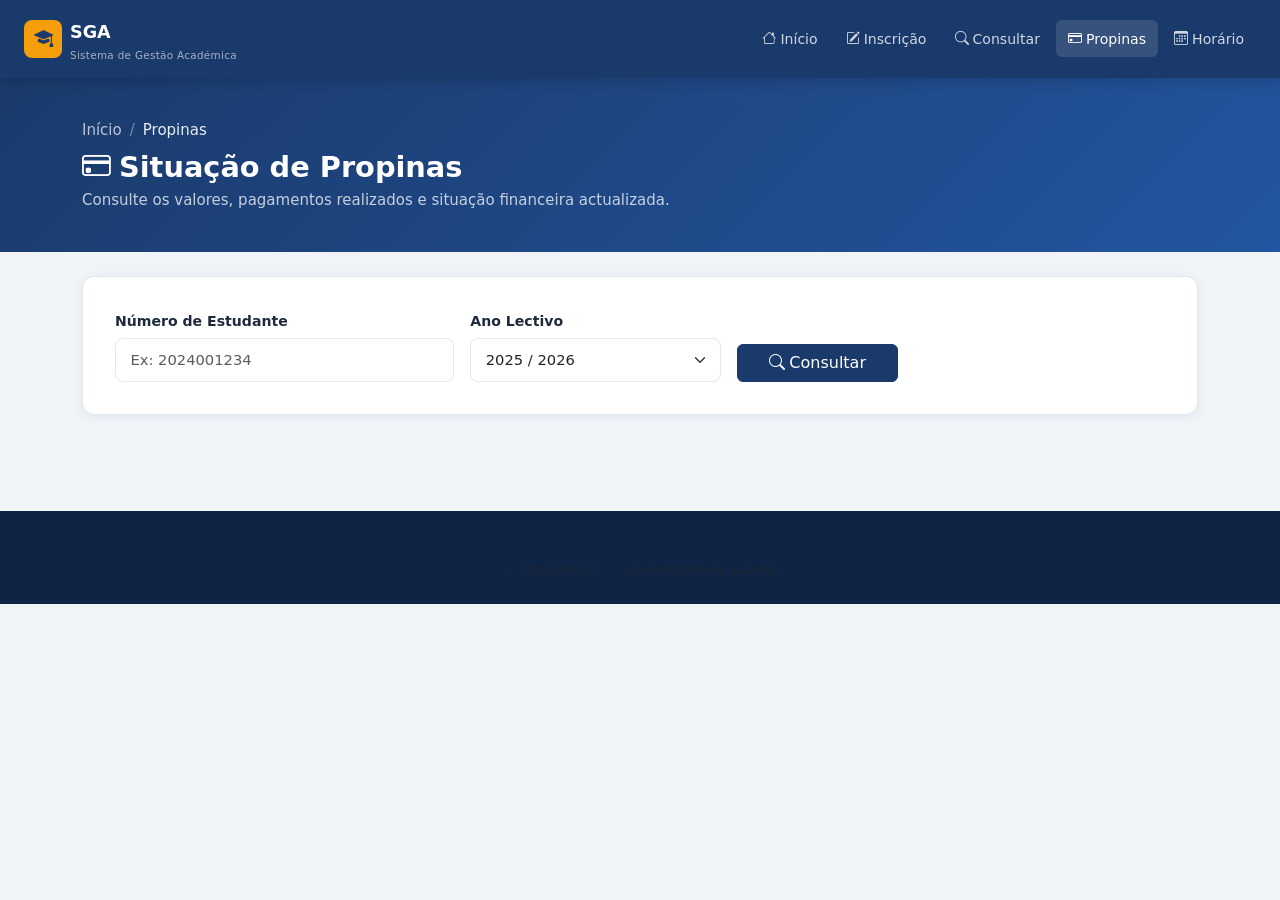
<file: portal-estudante/propinas.html>
<!DOCTYPE html>
<html lang="pt">
<head>
  <meta charset="UTF-8" />
  <meta name="viewport" content="width=device-width, initial-scale=1.0" />
  <title>SGA — Propinas</title>
  <link href="https://cdn.jsdelivr.net/npm/bootstrap@5.3.3/dist/css/bootstrap.min.css" rel="stylesheet" />
  <link href="https://cdn.jsdelivr.net/npm/bootstrap-icons@1.11.3/font/bootstrap-icons.min.css" rel="stylesheet" />
  <link href="styles.css" rel="stylesheet" />
</head>
<body>

<nav class="navbar navbar-expand-lg sga-navbar sticky-top">
  <div class="container-fluid px-4">
    <a class="navbar-brand d-flex align-items-center gap-2" href="index.html">
      <div class="brand-icon"><i class="bi bi-mortarboard-fill"></i></div>
      <div><span class="brand-name">SGA</span><span class="brand-sub d-block">Sistema de Gestão Académica</span></div>
    </a>
    <div class="collapse navbar-collapse">
      <ul class="navbar-nav ms-auto gap-1">
        <li class="nav-item"><a class="nav-link" href="index.html"><i class="bi bi-house me-1"></i>Início</a></li>
        <li class="nav-item"><a class="nav-link" href="inscricao.html"><i class="bi bi-pencil-square me-1"></i>Inscrição</a></li>
        <li class="nav-item"><a class="nav-link" href="consulta.html"><i class="bi bi-search me-1"></i>Consultar</a></li>
        <li class="nav-item"><a class="nav-link active" href="propinas.html"><i class="bi bi-credit-card me-1"></i>Propinas</a></li>
        <li class="nav-item"><a class="nav-link" href="horario.html"><i class="bi bi-calendar3 me-1"></i>Horário</a></li>
      </ul>
    </div>
  </div>
</nav>

<div class="page-header">
  <div class="container">
    <nav aria-label="breadcrumb"><ol class="breadcrumb mb-2">
      <li class="breadcrumb-item"><a href="index.html">Início</a></li>
      <li class="breadcrumb-item active">Propinas</li>
    </ol></nav>
    <h1><i class="bi bi-credit-card me-2"></i>Situação de Propinas</h1>
    <p>Consulte os valores, pagamentos realizados e situação financeira actualizada.</p>
  </div>
</div>

<div class="container py-4">
  <!-- Pesquisa -->
  <div class="form-card mb-4">
    <div class="row g-3 align-items-end">
      <div class="col-md-4">
        <label class="form-label">Número de Estudante</label>
        <input type="text" class="form-control" id="pesqNum" placeholder="Ex: 2024001234" />
      </div>
      <div class="col-md-3">
        <label class="form-label">Ano Lectivo</label>
        <select class="form-select" id="pesqAno">
          <option value="2025/2026" selected>2025 / 2026</option>
          <option value="2024/2025">2024 / 2025</option>
        </select>
      </div>
      <div class="col-md-2">
        <button class="btn btn-primary w-100" onclick="consultarPropinas()">
          <i class="bi bi-search me-1"></i>Consultar
        </button>
      </div>
    </div>
  </div>

  <div id="propinasContent" style="display:none">
    <!-- Resumo financeiro -->
    <div class="row g-3 mb-4">
      <div class="col-sm-4">
        <div class="stat-card">
          <div class="stat-card-icon" style="background:#dcfce7"><i class="bi bi-check-circle-fill text-success"></i></div>
          <div>
            <div class="stat-card-val" id="val-pago" style="color:#16a34a"></div>
            <div class="stat-card-label">Total Pago</div>
          </div>
        </div>
      </div>
      <div class="col-sm-4">
        <div class="stat-card">
          <div class="stat-card-icon" style="background:#fee2e2"><i class="bi bi-exclamation-circle-fill text-danger"></i></div>
          <div>
            <div class="stat-card-val" id="val-divida" style="color:#dc2626"></div>
            <div class="stat-card-label">Em Dívida</div>
          </div>
        </div>
      </div>
      <div class="col-sm-4">
        <div class="stat-card">
          <div class="stat-card-icon" style="background:#e0e7ff"><i class="bi bi-receipt text-primary"></i></div>
          <div>
            <div class="stat-card-val" id="val-total"></div>
            <div class="stat-card-label">Total do Ano</div>
          </div>
        </div>
      </div>
    </div>

    <!-- Progresso de pagamento -->
    <div class="form-card mb-4">
      <div class="d-flex justify-content-between mb-2">
        <span class="fw-semibold">Progresso de Pagamento</span>
        <span id="pct-label" class="fw-bold text-primary"></span>
      </div>
      <div class="progress mb-1">
        <div class="progress-bar bg-success" id="prog-bar" style="width:0%"></div>
      </div>
      <small class="text-muted" id="prog-desc"></small>
    </div>

    <!-- Tabela de propinas mensais -->
    <div class="form-card mb-4">
      <h5 class="form-section-title"><i class="bi bi-table me-2"></i>Detalhe de Propinas Mensais</h5>
      <div class="table-responsive">
        <table class="table sga-table">
          <thead>
            <tr>
              <th>Mês</th>
              <th>Valor (AOA)</th>
              <th>Data Vencimento</th>
              <th>Data Pagamento</th>
              <th>Estado</th>
              <th>Recibo</th>
            </tr>
          </thead>
          <tbody id="propinasTabela"></tbody>
        </table>
      </div>
    </div>
  </div>
</div>

<footer class="sga-footer mt-5">
  <div class="container"><p class="text-center text-muted small mb-0">© 2026 INSTIC — Universidade de Luanda</p></div>
</footer>

<script src="https://cdn.jsdelivr.net/npm/bootstrap@5.3.3/dist/js/bootstrap.bundle.min.js"></script>
<script>
const PROPINAS = [
  { mes:'Outubro 2025',   valor:25000, venc:'31/10/2025', pago:'15/10/2025', estado:'Pago' },
  { mes:'Novembro 2025',  valor:25000, venc:'30/11/2025', pago:'12/11/2025', estado:'Pago' },
  { mes:'Dezembro 2025',  valor:25000, venc:'31/12/2025', pago:'20/12/2025', estado:'Pago' },
  { mes:'Janeiro 2026',   valor:25000, venc:'31/01/2026', pago:'28/01/2026', estado:'Pago' },
  { mes:'Fevereiro 2026', valor:25000, venc:'28/02/2026', pago:'25/02/2026', estado:'Pago' },
  { mes:'Março 2026',     valor:25000, venc:'31/03/2026', pago:'29/03/2026', estado:'Pago' },
  { mes:'Abril 2026',     valor:25000, venc:'30/04/2026', pago:null,         estado:'Pendente' },
  { mes:'Maio 2026',      valor:25000, venc:'31/05/2026', pago:null,         estado:'Pendente' },
  { mes:'Junho 2026',     valor:25000, venc:'30/06/2026', pago:null,         estado:'Pendente' },
  { mes:'Julho 2026',     valor:25000, venc:'31/07/2026', pago:null,         estado:'Pendente' },
];

function fmt(n) { return n.toLocaleString('pt-AO') + ' AOA'; }

function consultarPropinas() {
  const num = document.getElementById('pesqNum').value.trim();
  if (!num) { alert('Introduza o número de estudante.'); return; }

  const total = PROPINAS.reduce((s,p) => s+p.valor, 0);
  const pago  = PROPINAS.filter(p=>p.estado==='Pago').reduce((s,p)=>s+p.valor,0);
  const divida = total - pago;
  const pct    = Math.round((pago/total)*100);

  document.getElementById('val-pago').textContent  = fmt(pago);
  document.getElementById('val-divida').textContent = fmt(divida);
  document.getElementById('val-total').textContent  = fmt(total);
  document.getElementById('pct-label').textContent  = pct + '%';
  document.getElementById('prog-bar').style.width   = pct + '%';
  document.getElementById('prog-desc').textContent  = `${PROPINAS.filter(p=>p.estado==='Pago').length} de ${PROPINAS.length} mensalidades pagas`;

  const tbody = document.getElementById('propinasTabela');
  tbody.innerHTML = '';
  PROPINAS.forEach((p,i) => {
    tbody.innerHTML += `
      <tr>
        <td><strong>${p.mes}</strong></td>
        <td>${fmt(p.valor)}</td>
        <td>${p.venc}</td>
        <td>${p.pago || '—'}</td>
        <td><span class="status-badge ${p.estado==='Pago'?'status-validada':'status-pendente'}">
          <i class="bi bi-${p.estado==='Pago'?'check-circle-fill':'clock'}"></i>${p.estado}
        </span></td>
        <td>
          ${p.estado==='Pago'
            ? `<button class="btn btn-sm btn-outline-primary" onclick="alert('Recibo ${i+1} – em produção, este botão descarrega o PDF do Google Drive.')"><i class="bi bi-download"></i></button>`
            : '<span class="text-muted">—</span>'}
        </td>
      </tr>`;
  });
  document.getElementById('propinasContent').style.display = 'block';
}
</script>
</body>
</html>
</file>
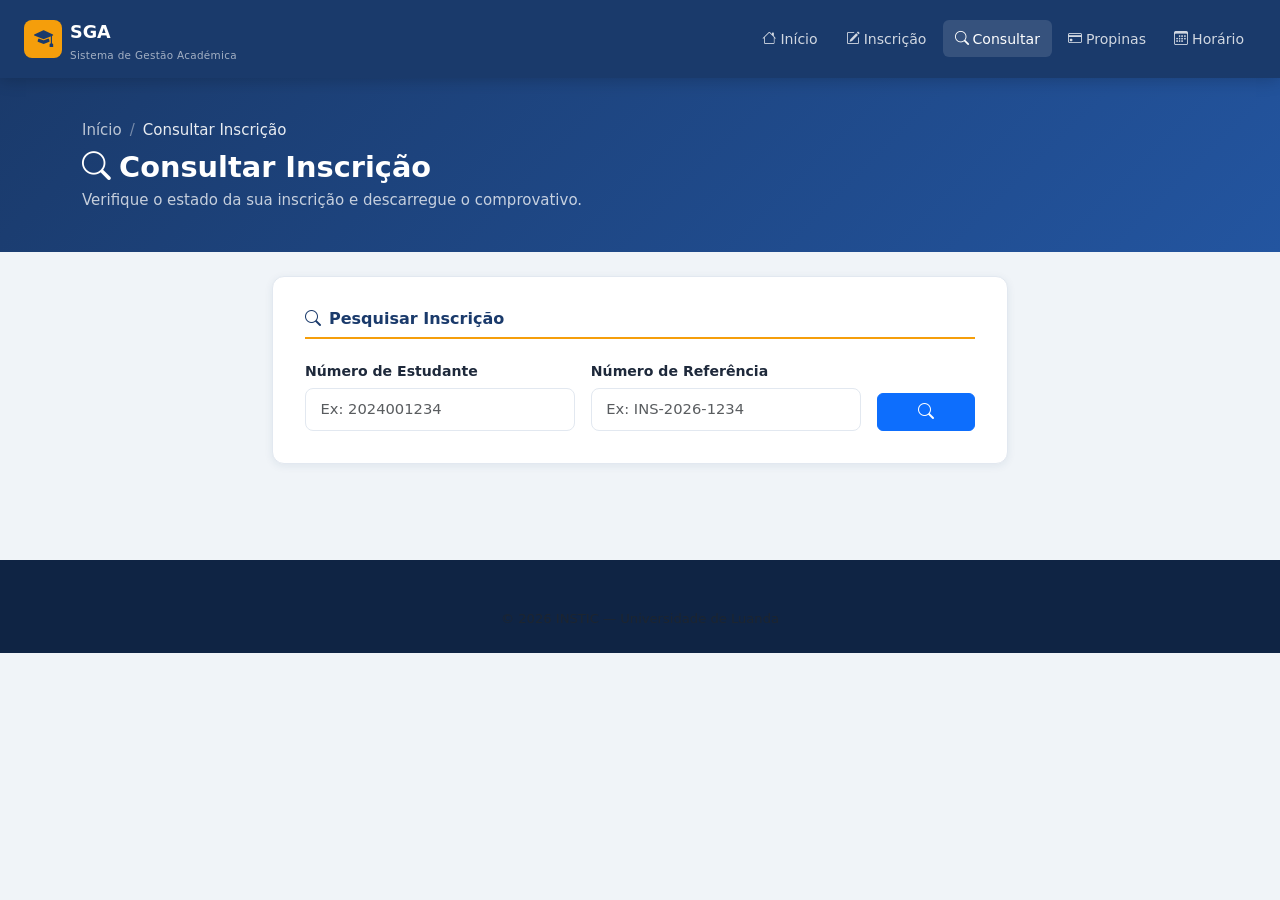
<file: portal-estudante/google-sites/consulta.html>
<!DOCTYPE html>
<html lang="pt">
<head>
  <meta charset="UTF-8" />
  <meta name="viewport" content="width=device-width, initial-scale=1.0" />
  <title>SGA — Consultar Inscrição</title>
  <link href="https://cdn.jsdelivr.net/npm/bootstrap@5.3.3/dist/css/bootstrap.min.css" rel="stylesheet" />
  <link href="https://cdn.jsdelivr.net/npm/bootstrap-icons@1.11.3/font/bootstrap-icons.min.css" rel="stylesheet" />

  <!-- CSS inline (Google Sites friendly) -->
  <style>
  /* CSS a partir de portal-estudante/styles.css (inline) */
  :root{--primary:#1a3a6b;--primary-light:#2355a0;--accent:#f59e0b;--accent-dark:#d97706;--success:#16a34a;--danger:#dc2626;--info:#0891b2;--bg-page:#f0f4f8;--bg-card:#ffffff;--text-main:#1e293b;--text-muted:#64748b;--border:#e2e8f0;--radius:12px;--shadow-sm:0 2px 8px rgba(26,58,107,.08);--shadow-md:0 6px 24px rgba(26,58,107,.12);--transition:.2s ease}*{box-sizing:border-box}body{font-family:'Segoe UI',system-ui,-apple-system,sans-serif;background:var(--bg-page);color:var(--text-main);font-size:15px;line-height:1.6}.sga-navbar{background:var(--primary);box-shadow:0 2px 16px rgba(0,0,0,.2);padding:.6rem 0}.brand-icon{width:38px;height:38px;background:var(--accent);border-radius:8px;display:flex;align-items:center;justify-content:center;font-size:1.2rem;color:var(--primary)}.brand-icon-sm{width:30px;height:30px;font-size:1rem}.brand-name{font-size:1.1rem;font-weight:700;color:#fff;line-height:1}.brand-sub{font-size:.65rem;color:rgba(255,255,255,.6);letter-spacing:.03em}.sga-navbar .nav-link{color:rgba(255,255,255,.8)!important;font-size:.88rem;padding:.45rem .75rem!important;border-radius:6px;transition:var(--transition)}.sga-navbar .nav-link:hover,.sga-navbar .nav-link.active{color:#fff!important;background:rgba(255,255,255,.12)}.sga-navbar .btn-primary{background:var(--accent);border-color:var(--accent);color:var(--primary);font-weight:600}.sga-navbar .btn-primary:hover{background:var(--accent-dark);border-color:var(--accent-dark)}.page-header{background:linear-gradient(135deg,var(--primary),var(--primary-light));padding:2.5rem 0;color:#fff}.page-header h1{font-size:1.8rem;font-weight:800;margin-bottom:.25rem}.page-header p{color:rgba(255,255,255,.75);margin:0}.breadcrumb-item a{color:rgba(255,255,255,.7);text-decoration:none}.breadcrumb-item.active{color:rgba(255,255,255,.9)}.breadcrumb-item+.breadcrumb-item::before{color:rgba(255,255,255,.4)}.form-card{background:var(--bg-card);border-radius:var(--radius);padding:2rem;box-shadow:var(--shadow-sm);border:1px solid var(--border)}.form-label{font-weight:600;font-size:.88rem;color:var(--text-main);margin-bottom:.35rem}.form-control,.form-select{border:1.5px solid var(--border);border-radius:8px;padding:.6rem .9rem;font-size:.92rem;transition:var(--transition)}.form-control:focus,.form-select:focus{border-color:var(--primary-light);box-shadow:0 0 0 3px rgba(35,85,160,.12)}.form-section-title{font-size:1rem;font-weight:700;color:var(--primary);padding-bottom:.5rem;border-bottom:2px solid var(--accent);margin-bottom:1.25rem}.status-badge{display:inline-flex;align-items:center;gap:.35rem;font-size:.8rem;font-weight:600;padding:.35rem .85rem;border-radius:20px}.status-pendente{background:#fef3c7;color:#92400e}.status-validada{background:#dcfce7;color:#166534}.status-rejeitada{background:#fee2e2;color:#991b1b}.sga-table{border-radius:var(--radius);overflow:hidden;box-shadow:var(--shadow-sm)}.sga-table thead th{background:var(--primary);color:#fff;font-size:.82rem;font-weight:600;border:none;padding:.9rem 1rem}.sga-table tbody td{font-size:.88rem;padding:.85rem 1rem;border-bottom:1px solid var(--border);vertical-align:middle}.sga-footer{background:#0f2444;padding:3rem 0 1.5rem;margin-top:auto}.footer-links{list-style:none;padding:0}.footer-links li{margin-bottom:.4rem;color:rgba(255,255,255,.6);font-size:.88rem}.footer-links a{color:rgba(255,255,255,.6);text-decoration:none;transition:var(--transition)}.footer-links a:hover{color:var(--accent)}.toast-container{position:fixed;top:80px;right:20px;z-index:9999}.loading-overlay{position:fixed;inset:0;background:rgba(255,255,255,.8);display:flex;align-items:center;justify-content:center;z-index:9999;display:none}.loading-overlay.show{display:flex}.progress{height:8px;border-radius:4px}@media(max-width:767px){.hero-section{padding:50px 0 60px}}
.timeline{display:flex;flex-direction:column;gap:0}.tl-item{display:flex;gap:.75rem;padding:.5rem 0;position:relative}.tl-item:not(:last-child)::after{content:'';position:absolute;left:13px;top:32px;width:2px;height:calc(100% - 12px);background:#e2e8f0}.tl-item.done .tl-icon{background:#16a34a;border-color:#16a34a;color:#fff}.tl-icon{width:28px;height:28px;border-radius:50%;border:2px solid #cbd5e1;background:#fff;display:flex;align-items:center;justify-content:center;font-size:.8rem;flex-shrink:0;z-index:1;color:#94a3b8}.tl-body{font-size:.85rem;padding-top:3px}
</style>
</head>
<body>

<nav class="navbar navbar-expand-lg sga-navbar sticky-top">
  <div class="container-fluid px-4">
    <a class="navbar-brand d-flex align-items-center gap-2" href="index.html">
      <div class="brand-icon"><i class="bi bi-mortarboard-fill"></i></div>
      <div><span class="brand-name">SGA</span><span class="brand-sub d-block">Sistema de Gestão Académica</span></div>
    </a>
    <button class="navbar-toggler" type="button" data-bs-toggle="collapse" data-bs-target="#navMain"><span class="navbar-toggler-icon"></span></button>
    <div class="collapse navbar-collapse" id="navMain">
      <ul class="navbar-nav ms-auto align-items-lg-center gap-1">
        <li class="nav-item"><a class="nav-link" href="index.html"><i class="bi bi-house me-1"></i>Início</a></li>
        <li class="nav-item"><a class="nav-link" href="inscricao.html"><i class="bi bi-pencil-square me-1"></i>Inscrição</a></li>
        <li class="nav-item"><a class="nav-link active" href="consulta.html"><i class="bi bi-search me-1"></i>Consultar</a></li>
        <li class="nav-item"><a class="nav-link" href="propinas.html"><i class="bi bi-credit-card me-1"></i>Propinas</a></li>
        <li class="nav-item"><a class="nav-link" href="horario.html"><i class="bi bi-calendar3 me-1"></i>Horário</a></li>
      </ul>
    </div>
  </div>
</nav>

<div class="page-header">
  <div class="container">
    <nav aria-label="breadcrumb"><ol class="breadcrumb mb-2">
      <li class="breadcrumb-item"><a href="index.html">Início</a></li>
      <li class="breadcrumb-item active">Consultar Inscrição</li>
    </ol></nav>
    <h1><i class="bi bi-search me-2"></i>Consultar Inscrição</h1>
    <p>Verifique o estado da sua inscrição e descarregue o comprovativo.</p>
  </div>
</div>

<div class="container py-4">
  <div class="row justify-content-center">
    <div class="col-lg-8">

      <div class="form-card mb-4">
        <h5 class="form-section-title"><i class="bi bi-search me-2"></i>Pesquisar Inscrição</h5>
        <div class="row g-3">
          <div class="col-md-5">
            <label class="form-label">Número de Estudante</label>
            <input type="text" class="form-control" id="pesqNum" placeholder="Ex: 2024001234" />
          </div>
          <div class="col-md-5">
            <label class="form-label">Número de Referência</label>
            <input type="text" class="form-control" id="pesqRef" placeholder="Ex: INS-2026-1234" />
          </div>
          <div class="col-md-2 d-flex align-items-end">
            <button class="btn btn-primary w-100" onclick="pesquisar()">
              <i class="bi bi-search"></i>
            </button>
          </div>
        </div>
      </div>

      <div id="resultadoContainer" style="display:none">
        <div class="form-card mb-3" id="cardEstado">
          <div class="d-flex align-items-start justify-content-between mb-3">
            <div>
              <h5 class="fw-bold text-primary mb-1" id="res-nome"></h5>
              <span class="text-muted small" id="res-num"></span>
            </div>
            <div id="res-status-badge"></div>
          </div>

          <div class="row g-2 mb-3">
            <div class="col-sm-4">
              <div class="bg-light rounded-3 p-2 text-center">
                <div class="small text-muted">Referência</div>
                <div class="fw-bold text-primary small" id="res-ref"></div>
              </div>
            </div>
            <div class="col-sm-4">
              <div class="bg-light rounded-3 p-2 text-center">
                <div class="small text-muted">Curso</div>
                <div class="fw-bold small" id="res-curso"></div>
              </div>
            </div>
            <div class="col-sm-4">
              <div class="bg-light rounded-3 p-2 text-center">
                <div class="small text-muted">Data Submissão</div>
                <div class="fw-bold small" id="res-data"></div>
              </div>
            </div>
          </div>

          <div class="timeline mb-3">
            <div class="tl-item done">
              <div class="tl-icon"><i class="bi bi-check-lg"></i></div>
              <div class="tl-body"><strong>Inscrição submetida</strong><br><small class="text-muted" id="tl-data1"></small></div>
            </div>
            <div class="tl-item" id="tl-validacao">
              <div class="tl-icon"><i class="bi bi-hourglass-split"></i></div>
              <div class="tl-body"><strong>Validação pela secretaria</strong><br><small class="text-muted">Em análise...</small></div>
            </div>
            <div class="tl-item" id="tl-comprovativo">
              <div class="tl-icon"><i class="bi bi-file-earmark-pdf"></i></div>
              <div class="tl-body"><strong>Comprovativo emitido</strong><br><small class="text-muted">Aguarda validação</small></div>
            </div>
          </div>

          <h6 class="fw-bold text-primary mb-2">Disciplinas Inscritas</h6>
          <ul id="res-disciplinas" class="list-group list-group-flush mb-3"></ul>

          <div class="d-flex gap-2 flex-wrap" id="botoesAcao">
            <button class="btn btn-outline-primary" onclick="descarregarComprovativo()" id="btnComprovativo" disabled>
              <i class="bi bi-file-earmark-arrow-down me-1"></i>Descarregar Comprovativo
            </button>
            <button class="btn btn-outline-secondary" onclick="descarregarDeclaracao()" id="btnDeclaracao" disabled>
              <i class="bi bi-file-text me-1"></i>Declaração de Matrícula
            </button>
          </div>
        </div>

        <div class="alert alert-warning d-flex gap-2" id="avisoPendente" style="display:none!important">
          <i class="bi bi-clock-history flex-shrink-0 mt-1"></i>
          <div>
            <strong>Inscrição em análise</strong><br>
            A sua inscrição está a ser analisada pela secretaria académica. Receberá um email quando for validada. Prazo: até 3 dias úteis.
          </div>
        </div>
      </div>

      <div id="semResultado" style="display:none">
        <div class="form-card text-center py-5">
          <i class="bi bi-search fs-1 text-muted d-block mb-3"></i>
          <h5 class="text-muted">Nenhuma inscrição encontrada</h5>
          <p class="text-muted">Verifique o número de estudante ou a referência introduzida.</p>
          <a href="inscricao.html" class="btn btn-primary mt-2">
            <i class="bi bi-plus-circle me-1"></i>Fazer Nova Inscrição
          </a>
        </div>
      </div>

    </div>
  </div>
</div>

<footer class="sga-footer mt-5">
  <div class="container">
    <p class="text-center text-muted small mb-0">© 2026 INSTIC — Universidade de Luanda</p>
  </div>
</footer>

<script src="https://cdn.jsdelivr.net/npm/bootstrap@5.3.3/dist/js/bootstrap.bundle.min.js"></script>
<script>
const CURSO_LABELS = { LEI: 'Lic. Engenharia Informática', LGI: 'Lic. Gestão de Informática', LCC: 'Lic. Ciências da Computação', TSI: 'Tec. Sistemas de Informação' };

function pesquisar() {
  const num = document.getElementById('pesqNum').value.trim();
  const ref = document.getElementById('pesqRef').value.trim();
  if (!num && !ref) { alert('Introduza o número de estudante ou a referência.'); return; }

  const inscricoes = JSON.parse(localStorage.getItem('sga_inscricoes') || '[]');
  let found = inscricoes.find(i => (num && i.numAluno === num) || (ref && i.ref === ref));

  if (!found && (num === 'DEMO' || ref === 'INS-2026-DEMO')) {
    found = {
      ref: 'INS-2026-DEMO', numAluno: 'DEMO', nome: 'Estudante Demo',
      email: 'demo@instic.ao', curso: 'LEI', anoCurso: '2',
      anoLectivo: '2025/2026', estado: 'Validada',
      data: new Date().toLocaleDateString('pt-PT'),
      disciplinas: 'INF201,BD201,SO201,INF202',
    };
  }

  if (found) mostrarResultado(found);
  else {
    document.getElementById('resultadoContainer').style.display = 'none';
    document.getElementById('semResultado').style.display = 'block';
  }
}

function mostrarResultado(insc) {
  document.getElementById('semResultado').style.display = 'none';
  document.getElementById('resultadoContainer').style.display = 'block';

  document.getElementById('res-nome').textContent  = insc.nome;
  document.getElementById('res-num').textContent   = 'N.º ' + insc.numAluno + ' · ' + (CURSO_LABELS[insc.curso] || insc.curso);
  document.getElementById('res-ref').textContent   = insc.ref;
  document.getElementById('res-curso').textContent = insc.anoCurso + '.º Ano';
  document.getElementById('res-data').textContent  = insc.data;
  document.getElementById('tl-data1').textContent  = insc.data;

  const badges = {
    'Pendente':  '<span class="status-badge status-pendente"><i class="bi bi-hourglass-split"></i>Pendente</span>',
    'Validada':  '<span class="status-badge status-validada"><i class="bi bi-check-circle-fill"></i>Validada</span>',
    'Rejeitada': '<span class="status-badge status-rejeitada"><i class="bi bi-x-circle-fill"></i>Rejeitada</span>',
  };
  document.getElementById('res-status-badge').innerHTML = badges[insc.estado] || badges['Pendente'];

  if (insc.estado === 'Validada') {
    document.getElementById('tl-validacao').classList.add('done');
    document.getElementById('tl-comprovativo').classList.add('done');
    document.getElementById('btnComprovativo').disabled = false;
    document.getElementById('btnDeclaracao').disabled = false;
  } else if (insc.estado === 'Pendente') {
    document.getElementById('avisoPendente').style.display = 'flex';
  }

  const ul = document.getElementById('res-disciplinas');
  ul.innerHTML = '';
  const discs = (insc.disciplinas || '').split(',').filter(Boolean);
  discs.forEach(cod => {
    ul.innerHTML += `
      <li class="list-group-item d-flex justify-content-between px-0 py-2 border-bottom">
        <span><i class="bi bi-book me-2 text-primary"></i>${cod}</span>
        <span class="badge bg-light text-dark">${cod}</span>
      </li>`;
  });
}

function descarregarComprovativo() { gerarPDFSimulado('Comprovativo de Inscrição'); }
function descarregarDeclaracao() { gerarPDFSimulado('Declaração de Matrícula'); }

function gerarPDFSimulado(tipo) {
  alert(`A abrir ${tipo} em PDF...\n\nEm produção, este botão chama o Google Apps Script que gera o PDF a partir do template Google Docs e retorna o link do Google Drive.`);
}
</script>
</body>
</html>
</file>
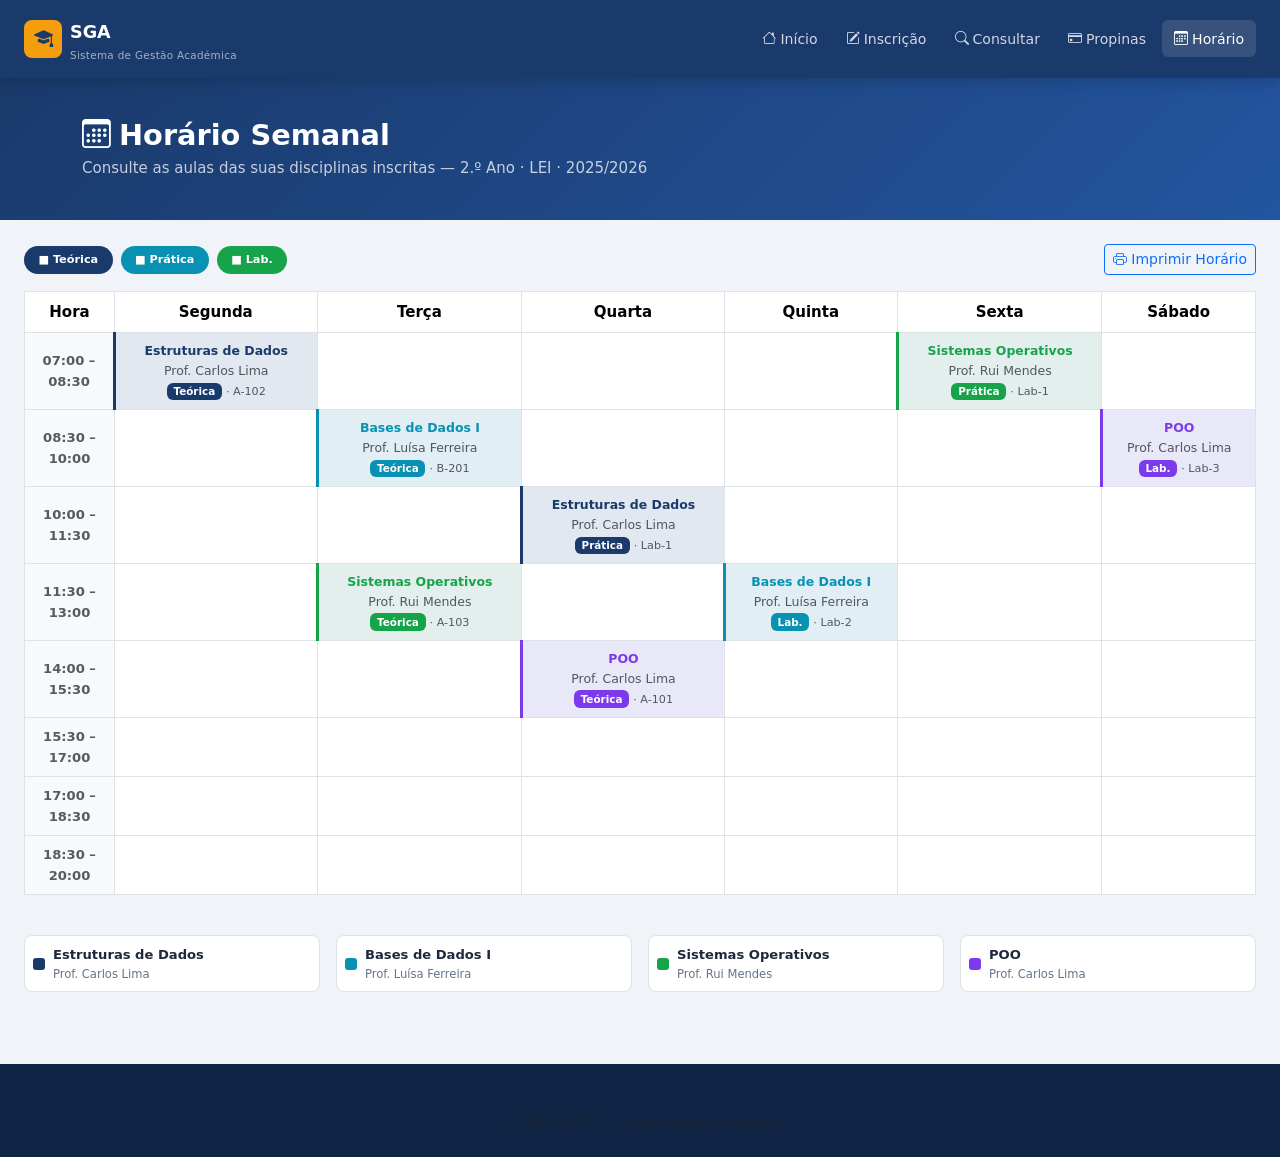
<file: portal-estudante/google-sites/horario.html>
<!DOCTYPE html>
<html lang="pt">
<head>
  <meta charset="UTF-8" />
  <meta name="viewport" content="width=device-width, initial-scale=1.0" />
  <title>SGA — Horário</title>
  <link href="https://cdn.jsdelivr.net/npm/bootstrap@5.3.3/dist/css/bootstrap.min.css" rel="stylesheet" />
  <link href="https://cdn.jsdelivr.net/npm/bootstrap-icons@1.11.3/font/bootstrap-icons.min.css" rel="stylesheet" />

  <!-- CSS inline (Google Sites friendly) -->
  <style>
  :root{--primary:#1a3a6b;--primary-light:#2355a0;--accent:#f59e0b;--accent-dark:#d97706;--success:#16a34a;--danger:#dc2626;--info:#0891b2;--bg-page:#f0f4f8;--bg-card:#ffffff;--text-main:#1e293b;--text-muted:#64748b;--border:#e2e8f0;--radius:12px;--shadow-sm:0 2px 8px rgba(26,58,107,.08);--shadow-md:0 6px 24px rgba(26,58,107,.12);--transition:.2s ease}*{box-sizing:border-box}body{font-family:'Segoe UI',system-ui,-apple-system,sans-serif;background:var(--bg-page);color:var(--text-main);font-size:15px;line-height:1.6}.sga-navbar{background:var(--primary);box-shadow:0 2px 16px rgba(0,0,0,.2);padding:.6rem 0}.brand-icon{width:38px;height:38px;background:var(--accent);border-radius:8px;display:flex;align-items:center;justify-content:center;font-size:1.2rem;color:var(--primary)}.brand-icon-sm{width:30px;height:30px;font-size:1rem}.brand-name{font-size:1.1rem;font-weight:700;color:#fff;line-height:1}.brand-sub{font-size:.65rem;color:rgba(255,255,255,.6);letter-spacing:.03em}.sga-navbar .nav-link{color:rgba(255,255,255,.8)!important;font-size:.88rem;padding:.45rem .75rem!important;border-radius:6px;transition:var(--transition)}.sga-navbar .nav-link:hover,.sga-navbar .nav-link.active{color:#fff!important;background:rgba(255,255,255,.12)}.page-header{background:linear-gradient(135deg,var(--primary),var(--primary-light));padding:2.5rem 0;color:#fff}.page-header h1{font-size:1.8rem;font-weight:800;margin-bottom:.25rem}.page-header p{color:rgba(255,255,255,.75);margin:0}.sga-footer{background:#0f2444;padding:3rem 0 1.5rem;margin-top:auto}#horarioTable{border-collapse:collapse}
</style>
</head>
<body>
<nav class="navbar navbar-expand-lg sga-navbar sticky-top">
  <div class="container-fluid px-4">
    <a class="navbar-brand d-flex align-items-center gap-2" href="index.html">
      <div class="brand-icon"><i class="bi bi-mortarboard-fill"></i></div>
      <div><span class="brand-name">SGA</span><span class="brand-sub d-block">Sistema de Gestão Académica</span></div>
    </a>
    <div class="collapse navbar-collapse">
      <ul class="navbar-nav ms-auto gap-1">
        <li class="nav-item"><a class="nav-link" href="index.html"><i class="bi bi-house me-1"></i>Início</a></li>
        <li class="nav-item"><a class="nav-link" href="inscricao.html"><i class="bi bi-pencil-square me-1"></i>Inscrição</a></li>
        <li class="nav-item"><a class="nav-link" href="consulta.html"><i class="bi bi-search me-1"></i>Consultar</a></li>
        <li class="nav-item"><a class="nav-link" href="propinas.html"><i class="bi bi-credit-card me-1"></i>Propinas</a></li>
        <li class="nav-item"><a class="nav-link active" href="horario.html"><i class="bi bi-calendar3 me-1"></i>Horário</a></li>
      </ul>
    </div>
  </div>
</nav>

<div class="page-header">
  <div class="container">
    <h1><i class="bi bi-calendar3 me-2"></i>Horário Semanal</h1>
    <p>Consulte as aulas das suas disciplinas inscritas — 2.º Ano · LEI · 2025/2026</p>
  </div>
</div>

<div class="container-fluid px-4 py-4">
  <div class="d-flex justify-content-between align-items-center mb-3 flex-wrap gap-2">
    <div class="d-flex gap-2 flex-wrap">
      <span class="badge rounded-pill" style="background:#1a3a6b;padding:.5rem .9rem">&#9632; Teórica</span>
      <span class="badge rounded-pill" style="background:#0891b2;padding:.5rem .9rem">&#9632; Prática</span>
      <span class="badge rounded-pill" style="background:#16a34a;padding:.5rem .9rem">&#9632; Lab.</span>
    </div>
    <button class="btn btn-outline-primary btn-sm" onclick="window.print()">
      <i class="bi bi-printer me-1"></i>Imprimir Horário
    </button>
  </div>

  <div class="table-responsive">
    <table class="table table-bordered text-center align-middle" id="horarioTable" style="min-width:900px">
      <thead>
        <tr style="background:#1a3a6b;color:#fff">
          <th style="width:90px">Hora</th>
          <th>Segunda</th>
          <th>Terça</th>
          <th>Quarta</th>
          <th>Quinta</th>
          <th>Sexta</th>
          <th>Sábado</th>
        </tr>
      </thead>
      <tbody id="horarioBody"></tbody>
    </table>
  </div>

  <div class="row g-3 mt-2" id="legendaDiscs"></div>
</div>

<footer class="sga-footer mt-5">
  <div class="container"><p class="text-center text-muted small mb-0">© 2026 INSTIC — Universidade de Luanda</p></div>
</footer>

<script src="https://cdn.jsdelivr.net/npm/bootstrap@5.3.3/dist/js/bootstrap.bundle.min.js"></script>
<script>
const HORAS = ['07:00 – 08:30','08:30 – 10:00','10:00 – 11:30','11:30 – 13:00','14:00 – 15:30','15:30 – 17:00','17:00 – 18:30','18:30 – 20:00'];
const DIAS  = ['seg','ter','qua','qui','sex','sab'];

const HORARIO = {
  'INF201': { nome:'Estruturas de Dados', docente:'Prof. Carlos Lima',     cor:'#1a3a6b', slots:[{dia:'seg',hora:0,tipo:'Teórica',sala:'A-102'},{dia:'qua',hora:2,tipo:'Prática',sala:'Lab-1'}] },
  'BD201':  { nome:'Bases de Dados I',    docente:'Prof. Luísa Ferreira', cor:'#0891b2', slots:[{dia:'ter',hora:1,tipo:'Teórica',sala:'B-201'},{dia:'qui',hora:3,tipo:'Lab.',sala:'Lab-2'}] },
  'SO201':  { nome:'Sistemas Operativos', docente:'Prof. Rui Mendes',      cor:'#16a34a', slots:[{dia:'ter',hora:3,tipo:'Teórica',sala:'A-103'},{dia:'sex',hora:0,tipo:'Prática',sala:'Lab-1'}] },
  'INF202': { nome:'POO',                 docente:'Prof. Carlos Lima',     cor:'#7c3aed', slots:[{dia:'qua',hora:4,tipo:'Teórica',sala:'A-101'},{dia:'sab',hora:1,tipo:'Lab.',sala:'Lab-3'}] },
};

const tbody = document.getElementById('horarioBody');
HORAS.forEach((hora, hi) => {
  const tr = document.createElement('tr');
  tr.innerHTML = `<td class="fw-semibold small text-muted bg-light">${hora}</td>`;
  DIAS.forEach(dia => {
    let celula = '<td></td>';
    for (const [cod, disc] of Object.entries(HORARIO)) {
      const slot = disc.slots.find(s => s.dia === dia && s.hora === hi);
      if (slot) {
        celula = `<td style="background:${disc.cor}10;border-left:3px solid ${disc.cor}">
          <div style="font-size:.78rem">
            <strong style="color:${disc.cor}">${disc.nome}</strong><br>
            <span class="text-muted">${disc.docente}</span><br>
            <span class="badge" style="background:${disc.cor};font-size:.65rem">${slot.tipo}</span>
            <span class="text-muted" style="font-size:.7rem"> · ${slot.sala}</span>
          </div>
        </td>`;
        break;
      }
    }
    tr.innerHTML += celula;
  });
  tbody.appendChild(tr);
});

const leg = document.getElementById('legendaDiscs');
for (const [cod, disc] of Object.entries(HORARIO)) {
  leg.innerHTML += `
    <div class="col-sm-6 col-lg-3">
      <div class="d-flex align-items-center gap-2 p-2 bg-white rounded-3 border">
        <div style="width:12px;height:12px;border-radius:3px;background:${disc.cor};flex-shrink:0"></div>
        <div>
          <div style="font-size:.82rem;font-weight:600">${disc.nome}</div>
          <div style="font-size:.72rem;color:#64748b">${disc.docente}</div>
        </div>
      </div>
    </div>`;
}
</script>
</body>
</html>
</file>
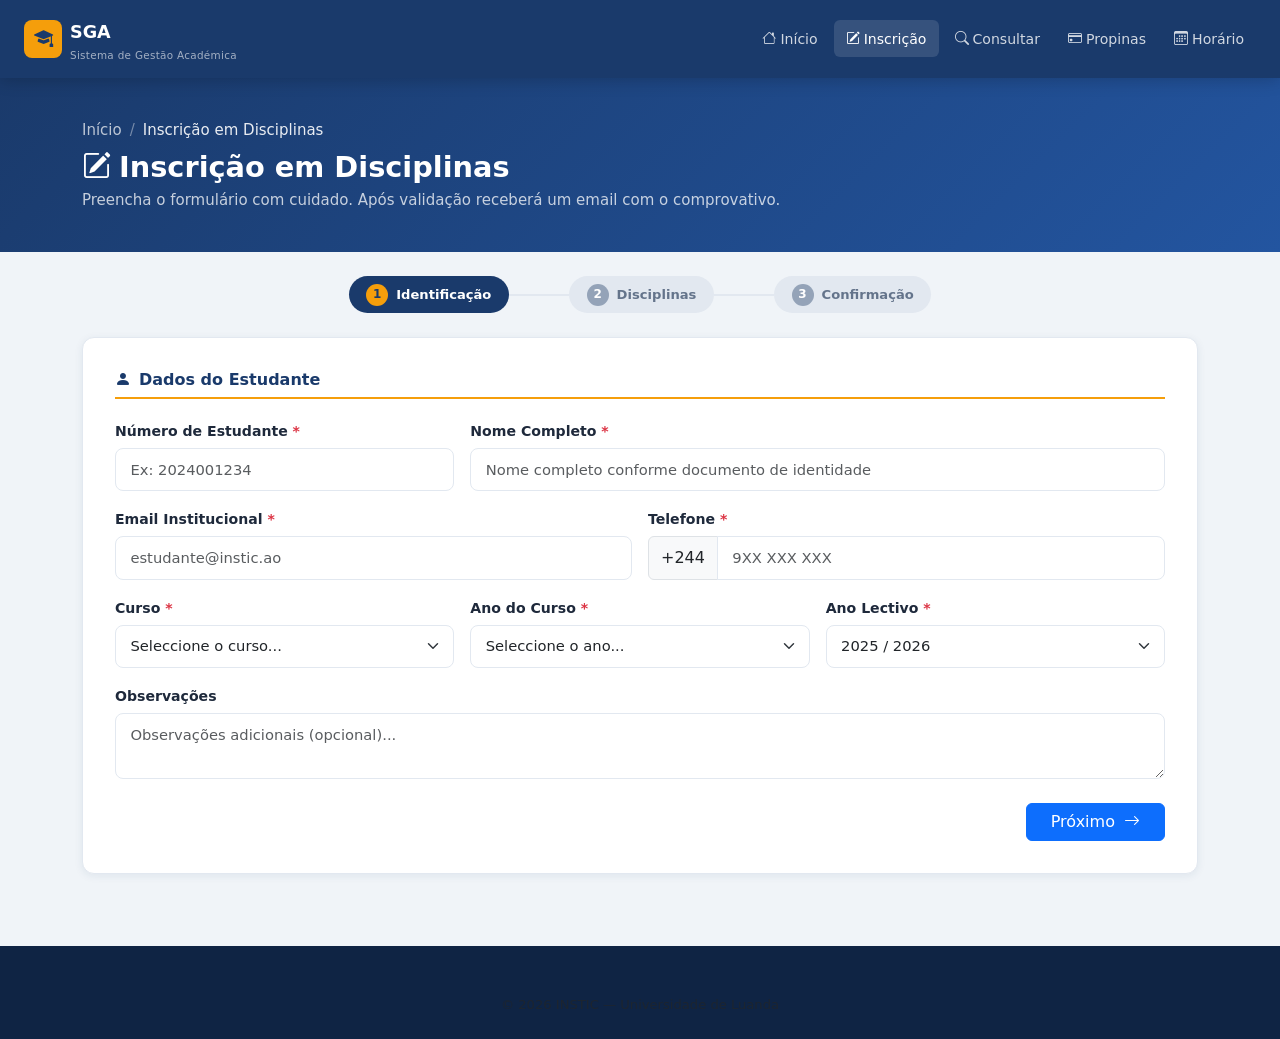
<file: portal-estudante/google-sites/inscricao.html>
<!DOCTYPE html>
<html lang="pt">
<head>
  <meta charset="UTF-8" />
  <meta name="viewport" content="width=device-width, initial-scale=1.0" />
  <title>SGA — Inscrição em Disciplinas</title>
  <link href="https://cdn.jsdelivr.net/npm/bootstrap@5.3.3/dist/css/bootstrap.min.css" rel="stylesheet" />
  <link href="https://cdn.jsdelivr.net/npm/bootstrap-icons@1.11.3/font/bootstrap-icons.min.css" rel="stylesheet" />

  <!-- CSS inline (Google Sites friendly) -->
  <style>
  /* ============================================================
     SGA — Sistema de Gestão Académica
     Folha de Estilos Principal (inline)
     ============================================================ */

  :root{--primary:#1a3a6b;--primary-light:#2355a0;--accent:#f59e0b;--accent-dark:#d97706;--success:#16a34a;--danger:#dc2626;--info:#0891b2;--bg-page:#f0f4f8;--bg-card:#ffffff;--text-main:#1e293b;--text-muted:#64748b;--border:#e2e8f0;--radius:12px;--shadow-sm:0 2px 8px rgba(26,58,107,.08);--shadow-md:0 6px 24px rgba(26,58,107,.12);--transition:.2s ease}*{box-sizing:border-box}body{font-family:'Segoe UI',system-ui,-apple-system,sans-serif;background:var(--bg-page);color:var(--text-main);font-size:15px;line-height:1.6}

  .sga-navbar{background:var(--primary);box-shadow:0 2px 16px rgba(0,0,0,.2);padding:.6rem 0}
  .brand-icon{width:38px;height:38px;background:var(--accent);border-radius:8px;display:flex;align-items:center;justify-content:center;font-size:1.2rem;color:var(--primary)}
  .brand-icon-sm{width:30px;height:30px;font-size:1rem}
  .brand-name{font-size:1.1rem;font-weight:700;color:#fff;line-height:1}
  .brand-sub{font-size:.65rem;color:rgba(255,255,255,.6);letter-spacing:.03em}
  .sga-navbar .nav-link{color:rgba(255,255,255,.8)!important;font-size:.88rem;padding:.45rem .75rem!important;border-radius:6px;transition:var(--transition)}
  .sga-navbar .nav-link:hover,.sga-navbar .nav-link.active{color:#fff!important;background:rgba(255,255,255,.12)}
  .sga-navbar .btn-primary{background:var(--accent);border-color:var(--accent);color:var(--primary);font-weight:600}
  .sga-navbar .btn-primary:hover{background:var(--accent-dark);border-color:var(--accent-dark)}

  .page-header{background:linear-gradient(135deg,var(--primary),var(--primary-light));padding:2.5rem 0;color:#fff}
  .page-header h1{font-size:1.8rem;font-weight:800;margin-bottom:.25rem}
  .page-header p{color:rgba(255,255,255,.75);margin:0}
  .breadcrumb-item a{color:rgba(255,255,255,.7);text-decoration:none}
  .breadcrumb-item.active{color:rgba(255,255,255,.9)}
  .breadcrumb-item+.breadcrumb-item::before{color:rgba(255,255,255,.4)}

  .form-card{background:var(--bg-card);border-radius:var(--radius);padding:2rem;box-shadow:var(--shadow-sm);border:1px solid var(--border)}
  .form-label{font-weight:600;font-size:.88rem;color:var(--text-main);margin-bottom:.35rem}
  .form-control,.form-select{border:1.5px solid var(--border);border-radius:8px;padding:.6rem .9rem;font-size:.92rem;transition:var(--transition)}
  .form-control:focus,.form-select:focus{border-color:var(--primary-light);box-shadow:0 0 0 3px rgba(35,85,160,.12)}
  .form-section-title{font-size:1rem;font-weight:700;color:var(--primary);padding-bottom:.5rem;border-bottom:2px solid var(--accent);margin-bottom:1.25rem}

  .disc-grid{display:grid;grid-template-columns:repeat(auto-fill,minmax(260px,1fr));gap:.75rem}
  .disc-item{border:1.5px solid var(--border);border-radius:10px;padding:.85rem 1rem;cursor:pointer;transition:var(--transition);display:flex;align-items:flex-start;gap:.75rem}
  .disc-item:hover{border-color:var(--primary-light);background:#f0f6ff}
  .disc-item.selected{border-color:var(--primary-light);background:rgba(35,85,160,.07)}
  .disc-item input[type="checkbox"]{width:18px;height:18px;flex-shrink:0;margin-top:2px;accent-color:var(--primary-light)}
  .disc-name{font-weight:600;font-size:.88rem;color:var(--text-main);margin-bottom:2px}
  .disc-meta{font-size:.75rem;color:var(--text-muted)}
  .disc-badge{font-size:.68rem;padding:.2rem .5rem;border-radius:20px}

  .status-badge{display:inline-flex;align-items:center;gap:.35rem;font-size:.8rem;font-weight:600;padding:.35rem .85rem;border-radius:20px}
  .status-pendente{background:#fef3c7;color:#92400e}
  .status-validada{background:#dcfce7;color:#166534}
  .status-rejeitada{background:#fee2e2;color:#991b1b}

  .toast-container{position:fixed;top:80px;right:20px;z-index:9999}
  .loading-overlay{position:fixed;inset:0;background:rgba(255,255,255,.8);display:flex;align-items:center;justify-content:center;z-index:9999;display:none}
  .loading-overlay.show{display:flex}

  .sga-footer{background:#0f2444;padding:3rem 0 1.5rem;margin-top:auto}

  /* Step pills (do HTML) */
  .step-pill{display:flex;align-items:center;gap:.5rem;padding:.45rem 1.1rem;border-radius:30px;font-size:.82rem;font-weight:600;background:#e2e8f0;color:#64748b;transition:.2s}
  .step-pill span{width:22px;height:22px;border-radius:50%;background:#94a3b8;color:#fff;display:flex;align-items:center;justify-content:center;font-size:.75rem;font-weight:700}
  .step-pill.active{background:#1a3a6b;color:#fff}
  .step-pill.active span{background:#f59e0b;color:#1a3a6b}
  .step-pill.done{background:#dcfce7;color:#166534}
  .step-pill.done span{background:#16a34a;color:#fff}
  .step-line{flex:1;height:2px;background:#e2e8f0;max-width:60px}

  </style>
</head>
<body>

<!-- NAVBAR -->
<nav class="navbar navbar-expand-lg sga-navbar sticky-top">
  <div class="container-fluid px-4">
    <a class="navbar-brand d-flex align-items-center gap-2" href="index.html">
      <div class="brand-icon"><i class="bi bi-mortarboard-fill"></i></div>
      <div>
        <span class="brand-name">SGA</span>
        <span class="brand-sub d-block">Sistema de Gestão Académica</span>
      </div>
    </a>
    <button class="navbar-toggler" type="button" data-bs-toggle="collapse" data-bs-target="#navMain">
      <span class="navbar-toggler-icon"></span>
    </button>
    <div class="collapse navbar-collapse" id="navMain">
      <ul class="navbar-nav ms-auto align-items-lg-center gap-1">
        <li class="nav-item"><a class="nav-link" href="index.html"><i class="bi bi-house me-1"></i>Início</a></li>
        <li class="nav-item"><a class="nav-link active" href="inscricao.html"><i class="bi bi-pencil-square me-1"></i>Inscrição</a></li>
        <li class="nav-item"><a class="nav-link" href="consulta.html"><i class="bi bi-search me-1"></i>Consultar</a></li>
        <li class="nav-item"><a class="nav-link" href="propinas.html"><i class="bi bi-credit-card me-1"></i>Propinas</a></li>
        <li class="nav-item"><a class="nav-link" href="horario.html"><i class="bi bi-calendar3 me-1"></i>Horário</a></li>
      </ul>
    </div>
  </div>
</nav>

<!-- PAGE HEADER -->
<div class="page-header">
  <div class="container">
    <nav aria-label="breadcrumb">
      <ol class="breadcrumb mb-2">
        <li class="breadcrumb-item"><a href="index.html">Início</a></li>
        <li class="breadcrumb-item active">Inscrição em Disciplinas</li>
      </ol>
    </nav>
    <h1><i class="bi bi-pencil-square me-2"></i>Inscrição em Disciplinas</h1>
    <p>Preencha o formulário com cuidado. Após validação receberá um email com o comprovativo.</p>
  </div>
</div>

<div class="container py-4">
  <div class="d-flex align-items-center justify-content-center mb-4 gap-0">
    <div class="step-pill active" id="sp1"><span>1</span> Identificação</div>
    <div class="step-line"></div>
    <div class="step-pill" id="sp2"><span>2</span> Disciplinas</div>
    <div class="step-line"></div>
    <div class="step-pill" id="sp3"><span>3</span> Confirmação</div>
  </div>

  <div id="step1">
    <div class="form-card">
      <h5 class="form-section-title"><i class="bi bi-person-fill me-2"></i>Dados do Estudante</h5>
      <div class="row g-3">
        <div class="col-md-4">
          <label class="form-label">Número de Estudante <span class="text-danger">*</span></label>
          <input type="text" class="form-control" id="numAluno" placeholder="Ex: 2024001234" maxlength="12" />
          <div class="invalid-feedback">Número de estudante inválido.</div>
        </div>
        <div class="col-md-8">
          <label class="form-label">Nome Completo <span class="text-danger">*</span></label>
          <input type="text" class="form-control" id="nomeEstudante" placeholder="Nome completo conforme documento de identidade" />
          <div class="invalid-feedback">Nome obrigatório.</div>
        </div>
        <div class="col-md-6">
          <label class="form-label">Email Institucional <span class="text-danger">*</span></label>
          <input type="email" class="form-control" id="emailEstudante" placeholder="estudante@instic.ao" />
          <div class="invalid-feedback">Email inválido.</div>
        </div>
        <div class="col-md-6">
          <label class="form-label">Telefone <span class="text-danger">*</span></label>
          <div class="input-group">
            <span class="input-group-text">+244</span>
            <input type="tel" class="form-control" id="telefone" placeholder="9XX XXX XXX" maxlength="9" />
          </div>
        </div>
        <div class="col-md-4">
          <label class="form-label">Curso <span class="text-danger">*</span></label>
          <select class="form-select" id="cursoSelect" onchange="carregarDisciplinas()">
            <option value="">Seleccione o curso...</option>
            <option value="LEI">Lic. Engenharia Informática</option>
            <option value="LGI">Lic. Gestão de Informática</option>
            <option value="LCC">Lic. Ciências da Computação</option>
            <option value="TSI">Tec. Sistemas de Informação</option>
          </select>
        </div>
        <div class="col-md-4">
          <label class="form-label">Ano do Curso <span class="text-danger">*</span></label>
          <select class="form-select" id="anoCurso" onchange="carregarDisciplinas()">
            <option value="">Seleccione o ano...</option>
            <option value="1">1.º Ano</option>
            <option value="2">2.º Ano</option>
            <option value="3">3.º Ano</option>
            <option value="4">4.º Ano</option>
            <option value="5">5.º Ano</option>
          </select>
        </div>
        <div class="col-md-4">
          <label class="form-label">Ano Lectivo <span class="text-danger">*</span></label>
          <select class="form-select" id="anoLectivo">
            <option value="2025/2026" selected>2025 / 2026</option>
            <option value="2026/2027">2026 / 2027</option>
          </select>
        </div>
        <div class="col-12">
          <label class="form-label">Observações</label>
          <textarea class="form-control" id="observacoes" rows="2" placeholder="Observações adicionais (opcional)..."></textarea>
        </div>
      </div>
      <div class="d-flex justify-content-end mt-4">
        <button class="btn btn-primary px-4" onclick="validarStep1()">
          Próximo <i class="bi bi-arrow-right ms-1"></i>
        </button>
      </div>
    </div>
  </div>

  <div id="step2" style="display:none">
    <div class="form-card">
      <div class="d-flex align-items-center justify-content-between mb-3">
        <h5 class="form-section-title mb-0"><i class="bi bi-list-check me-2"></i>Selecção de Disciplinas</h5>
        <span class="badge bg-primary" id="contadorDisc">0 seleccionadas</span>
      </div>
      <div class="alert alert-info d-flex gap-2 mb-3">
        <i class="bi bi-info-circle-fill flex-shrink-0 mt-1"></i>
        <span>Seleccione entre <strong>4 a 6 disciplinas</strong>. Disciplinas com <span class="badge bg-danger">Lotado</span> não estão disponíveis.</span>
      </div>

      <div id="disciplinasContainer">
        <div class="text-center text-muted py-4">
          <i class="bi bi-arrow-up-circle fs-3 d-block mb-2"></i>
          Seleccione o curso e o ano para ver as disciplinas disponíveis.
        </div>
      </div>

      <div class="d-flex justify-content-between mt-4">
        <button class="btn btn-outline-secondary px-4" onclick="goStep(1)">
          <i class="bi bi-arrow-left me-1"></i> Anterior
        </button>
        <button class="btn btn-primary px-4" onclick="validarStep2()">
          Próximo <i class="bi bi-arrow-right ms-1"></i>
        </button>
      </div>
    </div>
  </div>

  <div id="step3" style="display:none">
    <div class="form-card">
      <h5 class="form-section-title"><i class="bi bi-check2-all me-2"></i>Confirmar Inscrição</h5>
      <div class="alert alert-warning d-flex gap-2 mb-4">
        <i class="bi bi-exclamation-triangle-fill flex-shrink-0 mt-1"></i>
        <span>Verifique atentamente os dados abaixo antes de submeter. Após a submissão não é possível alterar as disciplinas.</span>
      </div>

      <div class="row g-4">
        <div class="col-md-6">
          <div class="p-3 bg-light rounded-3">
            <h6 class="fw-bold mb-3 text-primary"><i class="bi bi-person me-2"></i>Dados Pessoais</h6>
            <table class="table table-sm mb-0">
              <tr><td class="text-muted" style="width:40%">N.º Aluno</td><td id="conf-num" class="fw-semibold"></td></tr>
              <tr><td class="text-muted">Nome</td><td id="conf-nome"></td></tr>
              <tr><td class="text-muted">Email</td><td id="conf-email"></td></tr>
              <tr><td class="text-muted">Curso</td><td id="conf-curso"></td></tr>
              <tr><td class="text-muted">Ano</td><td id="conf-ano"></td></tr>
              <tr><td class="text-muted">Ano Lectivo</td><td id="conf-lectivo"></td></tr>
            </table>
          </div>
        </div>
        <div class="col-md-6">
          <div class="p-3 bg-light rounded-3">
            <h6 class="fw-bold mb-3 text-primary"><i class="bi bi-list-check me-2"></i>Disciplinas Seleccionadas</h6>
            <ul id="conf-disciplinas" class="list-group list-group-flush"></ul>
          </div>
        </div>
      </div>

      <div class="form-check mt-4">
        <input class="form-check-input" type="checkbox" id="declaroCheck" />
        <label class="form-check-label" for="declaroCheck">
          Declaro que as informações fornecidas são correctas e assumo a responsabilidade pelos dados submetidos.
        </label>
      </div>

      <div class="d-flex justify-content-between mt-4">
        <button class="btn btn-outline-secondary px-4" onclick="goStep(2)">
          <i class="bi bi-arrow-left me-1"></i> Anterior
        </button>
        <button class="btn btn-success px-4" id="btnSubmeter" onclick="submeterInscricao()">
          <i class="bi bi-send-check me-1"></i> Submeter Inscrição
        </button>
      </div>
    </div>
  </div>

  <div id="stepSucesso" style="display:none">
    <div class="form-card text-center py-5">
      <div class="mb-3" style="font-size:4rem">🎓</div>
      <h3 class="text-success fw-bold">Inscrição Submetida!</h3>
      <p class="text-muted mb-1">O teu pedido foi registado com sucesso.</p>
      <p class="mb-4">Receberás um email de confirmação em <strong id="sucesso-email"></strong> em breve.</p>
      <div class="bg-light rounded-3 p-3 d-inline-block mb-4">
        <span class="text-muted small">Número de referência</span>
        <div class="fw-bold fs-5 text-primary" id="sucesso-ref"></div>
      </div>
      <div class="d-flex justify-content-center gap-3 flex-wrap">
        <a href="consulta.html" class="btn btn-primary px-4">
          <i class="bi bi-search me-1"></i>Acompanhar Estado
        </a>
        <a href="index.html" class="btn btn-outline-secondary px-4">
          <i class="bi bi-house me-1"></i>Início
        </a>
      </div>
    </div>
  </div>
</div>

<footer class="sga-footer mt-5">
  <div class="container">
    <p class="text-center text-muted small mb-0">© 2026 INSTIC — Universidade de Luanda</p>
  </div>
</footer>

<div class="loading-overlay" id="loadingOverlay">
  <div class="text-center">
    <div class="spinner-border text-primary mb-3" style="width:3rem;height:3rem"></div>
    <p class="fw-semibold text-primary">A submeter inscrição...</p>
  </div>
</div>

<div class="toast-container">
  <div id="toastMsg" class="toast align-items-center border-0" role="alert">
    <div class="d-flex">
      <div class="toast-body" id="toastBody"></div>
      <button type="button" class="btn-close btn-close-white me-2 m-auto" data-bs-dismiss="toast"></button>
    </div>
  </div>
</div>

<script src="https://cdn.jsdelivr.net/npm/bootstrap@5.3.3/dist/js/bootstrap.bundle.min.js"></script>

<!-- JS inline (Google Sites friendly) -->
<script>
// ============================================================
// SGA — inscricao.js (inline)
// Lógica do formulário de inscrição em disciplinas
// Integra com Google Apps Script via fetch (CORS mode)
// ============================================================

// CONFIGURAÇÃO — substitua pelo URL do Web App do Apps Script
const APPS_SCRIPT_URL = 'https://script.google.com/macros/s/AKfycbwg5nxVsrMcs4xQ3BzJ-a8sLuQF9xqJYV4_To69SNZS36xRBGdW9NprVh9keI8YBfVM/exec';

const DISCIPLINAS_DB = {
  LEI: {
    1: [
      { codigo: 'MAT101', nome: 'Matemática I', docente: 'Prof. João Silva',     vagas: 40, inscritos: 35, semestre: 1 },
      { codigo: 'FIS101', nome: 'Física Geral',  docente: 'Prof. Maria Santos',   vagas: 40, inscritos: 38, semestre: 1 },
      { codigo: 'INF101', nome: 'Introdução à Programação', docente: 'Prof. Carlos Lima', vagas: 35, inscritos: 30, semestre: 1 },
      { codigo: 'ALG101', nome: 'Álgebra Linear', docente: 'Prof. Ana Rodrigues', vagas: 40, inscritos: 40, semestre: 1 },
      { codigo: 'MAT102', nome: 'Matemática II', docente: 'Prof. João Silva',    vagas: 40, inscritos: 28, semestre: 2 },
      { codigo: 'INF102', nome: 'Programação Estruturada', docente: 'Prof. Carlos Lima', vagas: 35, inscritos: 22, semestre: 2 },
      { codigo: 'SIS101', nome: 'Sistemas Digitais', docente: 'Prof. Pedro Costa', vagas: 30, inscritos: 25, semestre: 2 },
      { codigo: 'ENG101', nome: 'Inglês Técnico', docente: 'Prof. Susana Neto',  vagas: 45, inscritos: 20, semestre: 2 },
    ],
    2: [
      { codigo: 'INF201', nome: 'Estruturas de Dados', docente: 'Prof. Carlos Lima', vagas: 35, inscritos: 30, semestre: 1 },
      { codigo: 'BD201',  nome: 'Bases de Dados I',    docente: 'Prof. Luísa Ferreira', vagas: 35, inscritos: 34, semestre: 1 },
      { codigo: 'SO201',  nome: 'Sistemas Operativos', docente: 'Prof. Rui Mendes', vagas: 35, inscritos: 28, semestre: 1 },
      { codigo: 'MAT201', nome: 'Cálculo Numérico',    docente: 'Prof. João Silva', vagas: 40, inscritos: 20, semestre: 1 },
      { codigo: 'INF202', nome: 'Programação Orientada a Objectos', docente: 'Prof. Carlos Lima', vagas: 35, inscritos: 35, semestre: 2 },
      { codigo: 'BD202',  nome: 'Bases de Dados II',   docente: 'Prof. Luísa Ferreira', vagas: 35, inscritos: 18, semestre: 2 },
      { codigo: 'REDES201', nome: 'Redes de Computadores I', docente: 'Prof. António Borges', vagas: 30, inscritos: 26, semestre: 2 },
      { codigo: 'INF203', nome: 'Algoritmia Avançada', docente: 'Prof. Beatriz Sousa', vagas: 35, inscritos: 15, semestre: 2 },
    ],
    3: [
      { codigo: 'IS301',  nome: 'Engenharia de Software', docente: 'Prof. Rui Mendes', vagas: 30, inscritos: 28, semestre: 1 },
      { codigo: 'IA301',  nome: 'Inteligência Artificial', docente: 'Prof. Diana Cruz', vagas: 30, inscritos: 25, semestre: 1 },
      { codigo: 'WEB301', nome: 'Desenvolvimento Web',    docente: 'Prof. Fábio Tavares', vagas: 30, inscritos: 30, semestre: 1 },
      { codigo: 'SEC301', nome: 'Segurança Informática',  docente: 'Prof. Hélder Vieira', vagas: 25, inscritos: 20, semestre: 1 },
      { codigo: 'MOB301', nome: 'Desenvolvimento Mobile', docente: 'Prof. Fábio Tavares', vagas: 25, inscritos: 22, semestre: 2 },
      { codigo: 'CC301',  nome: 'Computação em Nuvem',    docente: 'Prof. Diana Cruz',   vagas: 25, inscritos: 18, semestre: 2 },
      { codigo: 'PROJ301',nome: 'Gestão de Projectos TI', docente: 'Prof. Rui Mendes',   vagas: 30, inscritos: 24, semestre: 2 },
      { codigo: 'DAD301', nome: 'Data Analytics',         docente: 'Prof. Beatriz Sousa',vagas: 25, inscritos: 10, semestre: 2 },
    ],
  },
  LGI: {
    1: [
      { codigo: 'GES101', nome: 'Fundamentos de Gestão', docente: 'Prof. Isabel Morais', vagas: 45, inscritos: 40, semestre: 1 },
      { codigo: 'INF111', nome: 'Introdução à Informática', docente: 'Prof. Carlos Lima', vagas: 45, inscritos: 35, semestre: 1 },
      { codigo: 'MAT111', nome: 'Matemática para Gestão', docente: 'Prof. João Silva', vagas: 45, inscritos: 38, semestre: 1 },
      { codigo: 'ECO101', nome: 'Economia Geral', docente: 'Prof. Nelson Alves', vagas: 45, inscritos: 42, semestre: 2 },
    ],
  },
};

const CURSO_LABELS = {
  LEI: 'Lic. Engenharia Informática',
  LGI: 'Lic. Gestão de Informática',
  LCC: 'Lic. Ciências da Computação',
  TSI: 'Tec. Sistemas de Informação',
};

let currentStep = 1;
let disciplinasSelecionadas = [];

function goStep(n) {
  document.getElementById('step' + currentStep).style.display = 'none';
  document.getElementById('sp' + currentStep).classList.remove('active');
  document.getElementById('sp' + currentStep).classList.add('done');
  currentStep = n;
  document.getElementById('step' + n).style.display = 'block';
  document.getElementById('sp' + n).classList.remove('done');
  document.getElementById('sp' + n).classList.add('active');
  window.scrollTo({ top: 0, behavior: 'smooth' });
}

function validarStep1() {
  let ok = true;
  const campos = [
    { id: 'numAluno',       regex: /^\d{7,12}$/,         msg: 'Número de estudante inválido (7–12 dígitos).' },
    { id: 'nomeEstudante',  regex: /^.{3,}/,              msg: 'Nome deve ter pelo menos 3 caracteres.' },
    { id: 'emailEstudante', regex: /^[^\s@]+@[^\s@]+\.[^\s@]+$/, msg: 'Email inválido.' },
    { id: 'telefone',       regex: /^\d{9}$/,              msg: 'Telefone deve ter 9 dígitos.' },
  ];

  campos.forEach(c => {
    const el = document.getElementById(c.id);
    if (!c.regex.test(el.value.trim())) {
      el.classList.add('is-invalid');
      el.nextElementSibling && (el.nextElementSibling.textContent = c.msg);
      ok = false;
    } else {
      el.classList.remove('is-invalid');
      el.classList.add('is-valid');
    }
  });

  if (!document.getElementById('cursoSelect').value) {
    mostrarToast('Seleccione o curso.', 'warning'); ok = false;
  }
  if (!document.getElementById('anoCurso').value) {
    mostrarToast('Seleccione o ano do curso.', 'warning'); ok = false;
  }
  if (ok) goStep(2);
}

function carregarDisciplinas() {
  const curso = document.getElementById('cursoSelect').value;
  const ano   = parseInt(document.getElementById('anoCurso').value);
  const cont  = document.getElementById('disciplinasContainer');

  if (!curso || !ano) return;

  const lista = (DISCIPLINAS_DB[curso] && DISCIPLINAS_DB[curso][ano]) || [];

  if (!lista.length) {
    cont.innerHTML = `<div class="alert alert-warning"><i class="bi bi-exclamation-circle me-2"></i>Não existem disciplinas configuradas para este curso/ano. Contacte a secretaria.</div>`;
    return;
  }

  const s1 = lista.filter(d => d.semestre === 1);
  const s2 = lista.filter(d => d.semestre === 2);

  cont.innerHTML = `
    ${renderSemestre('1.º Semestre', s1)}
    ${renderSemestre('2.º Semestre', s2)}
  `;

  disciplinasSelecionadas = [];
  atualizarContador();
}

function renderSemestre(label, disciplinas) {
  if (!disciplinas.length) return '';
  return `
    <h6 class="text-muted fw-bold mb-2 mt-3"><i class="bi bi-calendar2-week me-2"></i>${label}</h6>
    <div class="disc-grid mb-3">
      ${disciplinas.map(d => renderDisciplina(d)).join('')}
    </div>
  `;
}

function renderDisciplina(d) {
  const lotado = d.inscritos >= d.vagas;
  const pct    = Math.round((d.inscritos / d.vagas) * 100);
  return `
    <label class="disc-item${lotado ? ' opacity-60' : ''}" onclick="${lotado ? '' : `toggleDisc('${d.codigo}')`}" id="disc-${d.codigo}">
      <input type="checkbox" id="chk-${d.codigo}" ${lotado ? 'disabled' : ''} onclick="event.stopPropagation(); toggleDisc('${d.codigo}')" />
      <div style="flex:1">
        <div class="disc-name">${d.nome}</div>
        <div class="disc-meta"><i class="bi bi-person me-1"></i>${d.docente}</div>
        <div class="disc-meta mt-1">
          <span class="disc-badge ${lotado ? 'bg-danger text-white' : pct >= 80 ? 'bg-warning text-dark' : 'bg-success-soft text-success'}">
            ${lotado ? 'Lotado' : `${d.inscritos}/${d.vagas} vagas`}
          </span>
          <span class="disc-badge bg-light text-muted ms-1">${d.codigo}</span>
        </div>
      </div>
    </label>
  `;
}

function toggleDisc(codigo) {
  const chk  = document.getElementById('chk-' + codigo);
  const item = document.getElementById('disc-' + codigo);
  if (chk.disabled) return;

  if (disciplinasSelecionadas.includes(codigo)) {
    disciplinasSelecionadas = disciplinasSelecionadas.filter(c => c !== codigo);
    chk.checked = false;
    item.classList.remove('selected');
  } else {
    if (disciplinasSelecionadas.length >= 6) {
      mostrarToast('Máximo de 6 disciplinas permitido.', 'warning');
      return;
    }
    disciplinasSelecionadas.push(codigo);
    chk.checked = true;
    item.classList.add('selected');
  }

  atualizarContador();
}

function atualizarContador() {
  document.getElementById('contadorDisc').textContent = `${disciplinasSelecionadas.length} seleccionada(s)`;
}

function validarStep2() {
  if (disciplinasSelecionadas.length < 4) {
    mostrarToast('Seleccione pelo menos 4 disciplinas.', 'danger');
    return;
  }
  preencherConfirmacao();
  goStep(3);
}

function preencherConfirmacao() {
  const curso = document.getElementById('cursoSelect').value;
  const ano   = document.getElementById('anoCurso').value;

  document.getElementById('conf-num').textContent     = document.getElementById('numAluno').value;
  document.getElementById('conf-nome').textContent    = document.getElementById('nomeEstudante').value;
  document.getElementById('conf-email').textContent   = document.getElementById('emailEstudante').value;
  document.getElementById('conf-curso').textContent   = CURSO_LABELS[curso] || curso;
  document.getElementById('conf-ano').textContent     = ano + '.º Ano';
  document.getElementById('conf-lectivo').textContent = document.getElementById('anoLectivo').value;

  const ul = document.getElementById('conf-disciplinas');
  ul.innerHTML = '';

  const allDiscs = Object.values(DISCIPLINAS_DB[curso]?.[parseInt(ano)] || []);
  disciplinasSelecionadas.forEach(cod => {
    const d = allDiscs.find(x => x.codigo === cod);
    if (d) {
      ul.innerHTML += `
        <li class="list-group-item d-flex justify-content-between align-items-center px-0 py-1 border-0">
          <span><i class="bi bi-check2-circle text-success me-2"></i>${d.nome}</span>
          <small class="text-muted">${d.codigo}</small>
        </li>`;
    }
  });
}

async function submeterInscricao() {
  if (!document.getElementById('declaroCheck').checked) {
    mostrarToast('Confirme a declaração antes de submeter.', 'warning');
    return;
  }
  document.getElementById('loadingOverlay').classList.add('show');

  const payload = {
    action:          'submitInscricao',
    numAluno:        document.getElementById('numAluno').value,
    nome:            document.getElementById('nomeEstudante').value,
    email:           document.getElementById('emailEstudante').value,
    telefone:        '+244' + document.getElementById('telefone').value,
    curso:           document.getElementById('cursoSelect').value,
    anoCurso:        document.getElementById('anoCurso').value,
    anoLectivo:      document.getElementById('anoLectivo').value,
    disciplinas:     disciplinasSelecionadas.join(','),
    observacoes:     document.getElementById('observacoes').value,
    timestamp:       new Date().toISOString(),
  };

  try {
    // Simulação (remover em produção e usar o fetch real abaixo)
    await simularEnvio(payload);
    document.getElementById('loadingOverlay').classList.remove('show');
    mostrarSucesso(payload);
  } catch (err) {
    document.getElementById('loadingOverlay').classList.remove('show');
    mostrarToast('Erro ao submeter. Tente novamente.', 'danger');
    console.error(err);
  }
}

async function enviarAoAppsScript(payload) {
  const resp = await fetch(APPS_SCRIPT_URL, {
    method: 'POST',
    mode: 'no-cors',
    headers: { 'Content-Type': 'application/json' },
    body: JSON.stringify(payload),
  });
  return resp;
}

async function simularEnvio(payload) {
  await new Promise(r => setTimeout(r, 1800));
  const inscricoes = JSON.parse(localStorage.getItem('sga_inscricoes') || '[]');
  const ref = 'INS-' + new Date().getFullYear() + '-' + String(Math.floor(Math.random()*9000)+1000);
  inscricoes.push({ ...payload, ref, estado: 'Pendente', data: new Date().toLocaleDateString('pt-PT') });
  localStorage.setItem('sga_inscricoes', JSON.stringify(inscricoes));
  payload._ref = ref;
}

function mostrarSucesso(payload) {
  document.getElementById('step3').style.display = 'none';
  document.getElementById('stepSucesso').style.display = 'block';
  document.getElementById('sucesso-email').textContent = payload.email;
  document.getElementById('sucesso-ref').textContent = payload._ref || 'INS-2026-XXXX';
}

function mostrarToast(msg, tipo = 'info') {
  const toastEl = document.getElementById('toastMsg');
  const body    = document.getElementById('toastBody');
  toastEl.className = `toast align-items-center border-0 text-bg-${tipo}`;
  body.textContent = msg;
  const toast = new bootstrap.Toast(toastEl, { delay: 3500 });
  toast.show();
}
</script>

</body>
</html>
</file>
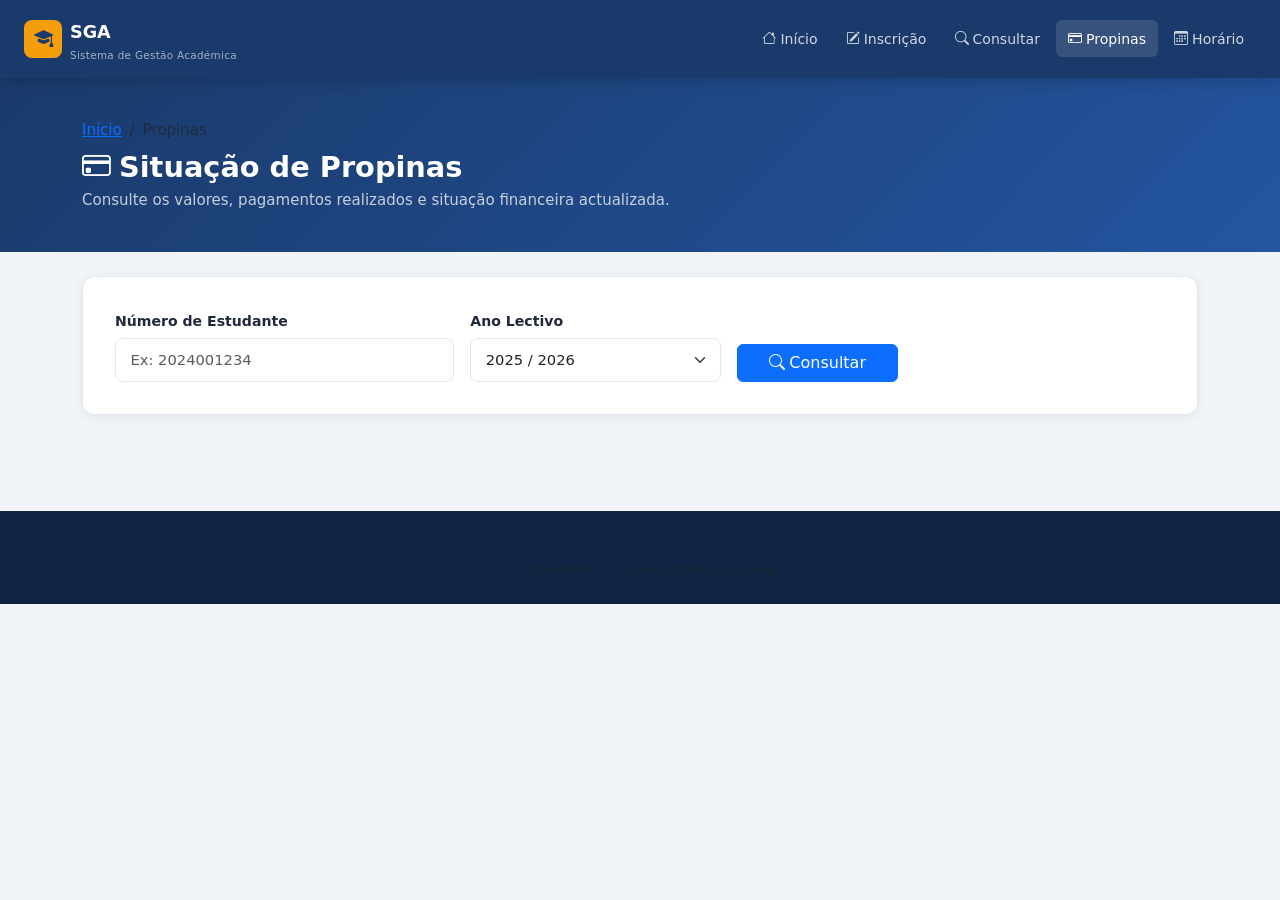
<file: portal-estudante/google-sites/propinas.html>
<!DOCTYPE html>
<html lang="pt">
<head>
  <meta charset="UTF-8" />
  <meta name="viewport" content="width=device-width, initial-scale=1.0" />
  <title>SGA — Propinas</title>
  <link href="https://cdn.jsdelivr.net/npm/bootstrap@5.3.3/dist/css/bootstrap.min.css" rel="stylesheet" />
  <link href="https://cdn.jsdelivr.net/npm/bootstrap-icons@1.11.3/font/bootstrap-icons.min.css" rel="stylesheet" />

  <style>
  :root{--primary:#1a3a6b;--primary-light:#2355a0;--accent:#f59e0b;--accent-dark:#d97706;--success:#16a34a;--danger:#dc2626;--info:#0891b2;--bg-page:#f0f4f8;--bg-card:#ffffff;--text-main:#1e293b;--text-muted:#64748b;--border:#e2e8f0;--radius:12px;--shadow-sm:0 2px 8px rgba(26,58,107,.08);--shadow-md:0 6px 24px rgba(26,58,107,.12);--transition:.2s ease}*{box-sizing:border-box}body{font-family:'Segoe UI',system-ui,-apple-system,sans-serif;background:var(--bg-page);color:var(--text-main);font-size:15px;line-height:1.6}.sga-navbar{background:var(--primary);box-shadow:0 2px 16px rgba(0,0,0,.2);padding:.6rem 0}.brand-icon{width:38px;height:38px;background:var(--accent);border-radius:8px;display:flex;align-items:center;justify-content:center;font-size:1.2rem;color:var(--primary)}.brand-icon-sm{width:30px;height:30px;font-size:1rem}.brand-name{font-size:1.1rem;font-weight:700;color:#fff;line-height:1}.brand-sub{font-size:.65rem;color:rgba(255,255,255,.6);letter-spacing:.03em}.sga-navbar .nav-link{color:rgba(255,255,255,.8)!important;font-size:.88rem;padding:.45rem .75rem!important;border-radius:6px;transition:var(--transition)}.sga-navbar .nav-link:hover,.sga-navbar .nav-link.active{color:#fff!important;background:rgba(255,255,255,.12)}.page-header{background:linear-gradient(135deg,var(--primary),var(--primary-light));padding:2.5rem 0;color:#fff}.page-header h1{font-size:1.8rem;font-weight:800;margin-bottom:.25rem}.page-header p{color:rgba(255,255,255,.75);margin:0}.form-card{background:var(--bg-card);border-radius:var(--radius);padding:2rem;box-shadow:var(--shadow-sm);border:1px solid var(--border)}.form-label{font-weight:600;font-size:.88rem;color:var(--text-main);margin-bottom:.35rem}.form-control,.form-select{border:1.5px solid var(--border);border-radius:8px;padding:.6rem .9rem;font-size:.92rem;transition:var(--transition)}.form-control:focus,.form-select:focus{border-color:var(--primary-light);box-shadow:0 0 0 3px rgba(35,85,160,.12)}.form-section-title{font-size:1rem;font-weight:700;color:var(--primary);padding-bottom:.5rem;border-bottom:2px solid var(--accent);margin-bottom:1.25rem}.sga-footer{background:#0f2444;padding:3rem 0 1.5rem;margin-top:auto}.stat-card{background:var(--bg-card);border-radius:var(--radius);padding:1.5rem;border:1px solid var(--border);box-shadow:var(--shadow-sm);display:flex;align-items:center;gap:1.25rem}.stat-card-icon{width:52px;height:52px;border-radius:12px;display:flex;align-items:center;justify-content:center;font-size:1.5rem;flex-shrink:0}.stat-card-val{font-size:1.9rem;font-weight:800;color:var(--primary);line-height:1}.stat-card-label{font-size:.8rem;color:var(--text-muted);margin-top:2px}.status-badge{display:inline-flex;align-items:center;gap:.35rem;font-size:.8rem;font-weight:600;padding:.35rem .85rem;border-radius:20px}.status-pendente{background:#fef3c7;color:#92400e}.status-validada{background:#dcfce7;color:#166534}.progress{height:8px;border-radius:4px}
</style>
</head>
<body>

<nav class="navbar navbar-expand-lg sga-navbar sticky-top">
  <div class="container-fluid px-4">
    <a class="navbar-brand d-flex align-items-center gap-2" href="index.html">
      <div class="brand-icon"><i class="bi bi-mortarboard-fill"></i></div>
      <div><span class="brand-name">SGA</span><span class="brand-sub d-block">Sistema de Gestão Académica</span></div>
    </a>
    <div class="collapse navbar-collapse">
      <ul class="navbar-nav ms-auto gap-1">
        <li class="nav-item"><a class="nav-link" href="index.html"><i class="bi bi-house me-1"></i>Início</a></li>
        <li class="nav-item"><a class="nav-link" href="inscricao.html"><i class="bi bi-pencil-square me-1"></i>Inscrição</a></li>
        <li class="nav-item"><a class="nav-link" href="consulta.html"><i class="bi bi-search me-1"></i>Consultar</a></li>
        <li class="nav-item"><a class="nav-link active" href="propinas.html"><i class="bi bi-credit-card me-1"></i>Propinas</a></li>
        <li class="nav-item"><a class="nav-link" href="horario.html"><i class="bi bi-calendar3 me-1"></i>Horário</a></li>
      </ul>
    </div>
  </div>
</nav>

<div class="page-header">
  <div class="container">
    <nav aria-label="breadcrumb"><ol class="breadcrumb mb-2">
      <li class="breadcrumb-item"><a href="index.html">Início</a></li>
      <li class="breadcrumb-item active">Propinas</li>
    </ol></nav>
    <h1><i class="bi bi-credit-card me-2"></i>Situação de Propinas</h1>
    <p>Consulte os valores, pagamentos realizados e situação financeira actualizada.</p>
  </div>
</div>

<div class="container py-4">
  <div class="form-card mb-4">
    <div class="row g-3 align-items-end">
      <div class="col-md-4">
        <label class="form-label">Número de Estudante</label>
        <input type="text" class="form-control" id="pesqNum" placeholder="Ex: 2024001234" />
      </div>
      <div class="col-md-3">
        <label class="form-label">Ano Lectivo</label>
        <select class="form-select" id="pesqAno">
          <option value="2025/2026" selected>2025 / 2026</option>
          <option value="2024/2025">2024 / 2025</option>
        </select>
      </div>
      <div class="col-md-2">
        <button class="btn btn-primary w-100" onclick="consultarPropinas()">
          <i class="bi bi-search me-1"></i>Consultar
        </button>
      </div>
    </div>
  </div>

  <div id="propinasContent" style="display:none">
    <div class="row g-3 mb-4">
      <div class="col-sm-4">
        <div class="stat-card">
          <div class="stat-card-icon" style="background:#dcfce7"><i class="bi bi-check-circle-fill text-success"></i></div>
          <div>
            <div class="stat-card-val" id="val-pago" style="color:#16a34a"></div>
            <div class="stat-card-label">Total Pago</div>
          </div>
        </div>
      </div>
      <div class="col-sm-4">
        <div class="stat-card">
          <div class="stat-card-icon" style="background:#fee2e2"><i class="bi bi-exclamation-circle-fill text-danger"></i></div>
          <div>
            <div class="stat-card-val" id="val-divida" style="color:#dc2626"></div>
            <div class="stat-card-label">Em Dívida</div>
          </div>
        </div>
      </div>
      <div class="col-sm-4">
        <div class="stat-card">
          <div class="stat-card-icon" style="background:#e0e7ff"><i class="bi bi-receipt text-primary"></i></div>
          <div>
            <div class="stat-card-val" id="val-total"></div>
            <div class="stat-card-label">Total do Ano</div>
          </div>
        </div>
      </div>
    </div>

    <div class="form-card mb-4">
      <div class="d-flex justify-content-between mb-2">
        <span class="fw-semibold">Progresso de Pagamento</span>
        <span id="pct-label" class="fw-bold text-primary"></span>
      </div>
      <div class="progress mb-1">
        <div class="progress-bar bg-success" id="prog-bar" style="width:0%"></div>
      </div>
      <small class="text-muted" id="prog-desc"></small>
    </div>

    <div class="form-card mb-4">
      <h5 class="form-section-title"><i class="bi bi-table me-2"></i>Detalhe de Propinas Mensais</h5>
      <div class="table-responsive">
        <table class="table sga-table">
          <thead>
            <tr>
              <th>Mês</th>
              <th>Valor (AOA)</th>
              <th>Data Vencimento</th>
              <th>Data Pagamento</th>
              <th>Estado</th>
              <th>Recibo</th>
            </tr>
          </thead>
          <tbody id="propinasTabela"></tbody>
        </table>
      </div>
    </div>
  </div>
</div>

<footer class="sga-footer mt-5">
  <div class="container"><p class="text-center text-muted small mb-0">© 2026 INSTIC — Universidade de Luanda</p></div>
</footer>

<script src="https://cdn.jsdelivr.net/npm/bootstrap@5.3.3/dist/js/bootstrap.bundle.min.js"></script>
<script>
const PROPINAS = [
  { mes:'Outubro 2025',   valor:25000, venc:'31/10/2025', pago:'15/10/2025', estado:'Pago' },
  { mes:'Novembro 2025',  valor:25000, venc:'30/11/2025', pago:'12/11/2025', estado:'Pago' },
  { mes:'Dezembro 2025',  valor:25000, venc:'31/12/2025', pago:'20/12/2025', estado:'Pago' },
  { mes:'Janeiro 2026',   valor:25000, venc:'31/01/2026', pago:'28/01/2026', estado:'Pago' },
  { mes:'Fevereiro 2026', valor:25000, venc:'28/02/2026', pago:'25/02/2026', estado:'Pago' },
  { mes:'Março 2026',     valor:25000, venc:'31/03/2026', pago:'29/03/2026', estado:'Pago' },
  { mes:'Abril 2026',     valor:25000, venc:'30/04/2026', pago:null,         estado:'Pendente' },
  { mes:'Maio 2026',      valor:25000, venc:'31/05/2026', pago:null,         estado:'Pendente' },
  { mes:'Junho 2026',     valor:25000, venc:'30/06/2026', pago:null,         estado:'Pendente' },
  { mes:'Julho 2026',     valor:25000, venc:'31/07/2026', pago:null,         estado:'Pendente' },
];

function fmt(n) { return n.toLocaleString('pt-AO') + ' AOA'; }

function consultarPropinas() {
  const num = document.getElementById('pesqNum').value.trim();
  if (!num) { alert('Introduza o número de estudante.'); return; }

  const total = PROPINAS.reduce((s,p) => s+p.valor, 0);
  const pago  = PROPINAS.filter(p=>p.estado==='Pago').reduce((s,p)=>s+p.valor,0);
  const divida = total - pago;
  const pct    = Math.round((pago/total)*100);

  document.getElementById('val-pago').textContent  = fmt(pago);
  document.getElementById('val-divida').textContent = fmt(divida);
  document.getElementById('val-total').textContent  = fmt(total);
  document.getElementById('pct-label').textContent  = pct + '%';
  document.getElementById('prog-bar').style.width   = pct + '%';
  document.getElementById('prog-desc').textContent  = `${PROPINAS.filter(p=>p.estado==='Pago').length} de ${PROPINAS.length} mensalidades pagas`;

  const tbody = document.getElementById('propinasTabela');
  tbody.innerHTML = '';
  PROPINAS.forEach((p,i) => {
    tbody.innerHTML += `
      <tr>
        <td><strong>${p.mes}</strong></td>
        <td>${fmt(p.valor)}</td>
        <td>${p.venc}</td>
        <td>${p.pago || '—'}</td>
        <td><span class="status-badge ${p.estado==='Pago'?'status-validada':'status-pendente'}">
          <i class="bi bi-${p.estado==='Pago'?'check-circle-fill':'clock'}"></i>${p.estado}
        </span></td>
        <td>
          ${p.estado==='Pago'
            ? `<button class="btn btn-sm btn-outline-primary" onclick="alert('Recibo ${i+1} – em produção, este botão descarrega o PDF do Google Drive.')"><i class="bi bi-download"></i></button>`
            : '<span class="text-muted">—</span>'}
        </td>
      </tr>`;
  });
  document.getElementById('propinasContent').style.display = 'block';
}
</script>
</body>
</html>
</file>
<file: portal-estudante/styles.css>
/* ============================================================
   SGA — Sistema de Gestão Académica
   Folha de Estilos Principal
   ============================================================ */

:root {
  --primary:       #1a3a6b;
  --primary-light: #2355a0;
  --accent:        #f59e0b;
  --accent-dark:   #d97706;
  --success:       #16a34a;
  --danger:        #dc2626;
  --info:          #0891b2;
  --bg-page:       #f0f4f8;
  --bg-card:       #ffffff;
  --text-main:     #1e293b;
  --text-muted:    #64748b;
  --border:        #e2e8f0;
  --radius:        12px;
  --shadow-sm:     0 2px 8px rgba(26,58,107,.08);
  --shadow-md:     0 6px 24px rgba(26,58,107,.12);
  --transition:    .2s ease;
}

* { box-sizing: border-box; }

body {
  font-family: 'Segoe UI', system-ui, -apple-system, sans-serif;
  background: var(--bg-page);
  color: var(--text-main);
  font-size: 15px;
  line-height: 1.6;
}

/* ===== NAVBAR ===== */
.sga-navbar {
  background: var(--primary);
  box-shadow: 0 2px 16px rgba(0,0,0,.2);
  padding: .6rem 0;
}
.brand-icon {
  width: 38px; height: 38px;
  background: var(--accent);
  border-radius: 8px;
  display: flex; align-items: center; justify-content: center;
  font-size: 1.2rem; color: var(--primary);
}
.brand-icon-sm { width: 30px; height: 30px; font-size: 1rem; }
.brand-name   { font-size: 1.1rem; font-weight: 700; color: #fff; line-height: 1; }
.brand-sub    { font-size: .65rem; color: rgba(255,255,255,.6); letter-spacing: .03em; }
.sga-navbar .nav-link { color: rgba(255,255,255,.8) !important; font-size: .88rem; padding: .45rem .75rem !important; border-radius: 6px; transition: var(--transition); }
.sga-navbar .nav-link:hover,
.sga-navbar .nav-link.active { color: #fff !important; background: rgba(255,255,255,.12); }
.sga-navbar .btn-primary { background: var(--accent); border-color: var(--accent); color: var(--primary); font-weight: 600; }
.sga-navbar .btn-primary:hover { background: var(--accent-dark); border-color: var(--accent-dark); }

/* ===== HERO ===== */
.hero-section {
  background: linear-gradient(135deg, var(--primary) 0%, var(--primary-light) 60%, #1e5fa8 100%);
  padding: 80px 0 100px;
  position: relative;
  overflow: hidden;
}
.hero-section::before {
  content: '';
  position: absolute; inset: 0;
  background: url("data:image/svg+xml,%3Csvg width='60' height='60' viewBox='0 0 60 60' xmlns='http://www.w3.org/2000/svg'%3E%3Cg fill='none' fill-rule='evenodd'%3E%3Cg fill='%23ffffff' fill-opacity='0.03'%3E%3Cpath d='M36 34v-4h-2v4h-4v2h4v4h2v-4h4v-2h-4zm0-30V0h-2v4h-4v2h4v4h2V6h4V4h-4zM6 34v-4H4v4H0v2h4v4h2v-4h4v-2H6zM6 4V0H4v4H0v2h4v4h2V6h4V4H6z'/%3E%3C/g%3E%3C/g%3E%3C/svg%3E");
}
.min-vh-hero { min-height: 500px; }
.badge-year { background: rgba(255,255,255,.15); color: #fff; font-size: .75rem; padding: .4rem .8rem; border-radius: 20px; font-weight: 500; letter-spacing: .05em; }
.hero-title  { font-size: clamp(2rem, 4vw, 3rem); font-weight: 800; color: #fff; line-height: 1.15; }
.text-accent { color: var(--accent); }
.hero-sub    { color: rgba(255,255,255,.78); font-size: 1.05rem; max-width: 500px; }
.hero-stats  { padding-top: .5rem; border-top: 1px solid rgba(255,255,255,.15); }
.stat-item   { display: flex; flex-direction: column; }
.stat-num    { font-size: 1.5rem; font-weight: 700; color: var(--accent); line-height: 1; }
.stat-label  { font-size: .75rem; color: rgba(255,255,255,.6); margin-top: 2px; }

/* Floating cards in hero */
.hero-visual { position: relative; width: 340px; height: 340px; }
.hero-circle {
  position: absolute; top: 50%; left: 50%; transform: translate(-50%,-50%);
  width: 160px; height: 160px;
  background: rgba(255,255,255,.1);
  border: 2px solid rgba(255,255,255,.2);
  border-radius: 50%;
  display: flex; align-items: center; justify-content: center;
  font-size: 4rem; color: rgba(255,255,255,.8);
}
.card-float {
  position: absolute;
  background: #fff;
  border-radius: 10px;
  padding: .5rem 1rem;
  font-size: .82rem;
  font-weight: 600;
  color: var(--text-main);
  box-shadow: var(--shadow-md);
  white-space: nowrap;
  animation: floatAnim 3s ease-in-out infinite alternate;
}
.card-float-1 { top: 20px;  left: 0;    animation-delay: 0s;   }
.card-float-2 { top: 50%;   right: 0;   animation-delay: .8s;  transform: translateY(-50%); }
.card-float-3 { bottom: 20px; left: 20px; animation-delay: 1.5s; }
@keyframes floatAnim { from { transform: translateY(0); } to { transform: translateY(-8px); } }
.card-float-2 { animation: floatAnim2 3s ease-in-out infinite alternate; }
@keyframes floatAnim2 { from { transform: translateY(-50%); } to { transform: translateY(calc(-50% - 8px)); } }

/* ===== SECTION TITLES ===== */
.section-title { font-size: 1.8rem; font-weight: 700; color: var(--primary); }
.section-sub   { color: var(--text-muted); font-size: 1rem; }

/* ===== FEATURE CARDS ===== */
.feature-card {
  background: var(--bg-card);
  border-radius: var(--radius);
  padding: 1.75rem;
  box-shadow: var(--shadow-sm);
  border: 1px solid var(--border);
  transition: var(--transition);
  display: flex; flex-direction: column;
}
.feature-card:hover { box-shadow: var(--shadow-md); transform: translateY(-3px); }
.feature-icon {
  width: 52px; height: 52px;
  border-radius: 12px;
  display: flex; align-items: center; justify-content: center;
  font-size: 1.4rem; margin-bottom: 1rem;
}
.bg-primary-soft { background: rgba(26,58,107,.1); }
.bg-success-soft { background: rgba(22,163,74,.1); }
.bg-warning-soft { background: rgba(245,158,11,.1); }
.bg-info-soft    { background: rgba(8,145,178,.1); }
.feature-title { font-size: 1rem; font-weight: 700; color: var(--primary); margin-bottom: .4rem; }
.feature-desc  { font-size: .88rem; color: var(--text-muted); flex-grow: 1; }
.feature-link  { color: var(--primary-light); font-size: .85rem; font-weight: 600; text-decoration: none; margin-top: 1rem; display: inline-flex; align-items: center; gap: .3rem; }
.feature-link:hover { color: var(--accent-dark); }

/* ===== STEPS ===== */
.step-card {
  background: var(--bg-card);
  border-radius: var(--radius);
  padding: 1.5rem;
  text-align: center;
  border: 1px solid var(--border);
  box-shadow: var(--shadow-sm);
  position: relative;
}
.step-num {
  font-size: 3rem;
  font-weight: 900;
  color: var(--primary);
  opacity: .06;
  position: absolute;
  top: .5rem; right: 1rem;
  line-height: 1;
}
.step-icon  { font-size: 2rem; margin-bottom: .75rem; display: block; }
.step-title { font-weight: 700; font-size: .95rem; color: var(--primary); margin-bottom: .4rem; }
.step-desc  { font-size: .82rem; color: var(--text-muted); margin: 0; }

/* ===== FOOTER ===== */
.sga-footer { background: #0f2444; padding: 3rem 0 1.5rem; margin-top: auto; }
.footer-links { list-style: none; padding: 0; }
.footer-links li { margin-bottom: .4rem; color: rgba(255,255,255,.6); font-size: .88rem; }
.footer-links a { color: rgba(255,255,255,.6); text-decoration: none; transition: var(--transition); }
.footer-links a:hover { color: var(--accent); }

/* ===== PAGE HEADER ===== */
.page-header {
  background: linear-gradient(135deg, var(--primary), var(--primary-light));
  padding: 2.5rem 0;
  color: #fff;
}
.page-header h1 { font-size: 1.8rem; font-weight: 800; margin-bottom: .25rem; }
.page-header p  { color: rgba(255,255,255,.75); margin: 0; }
.breadcrumb-item a { color: rgba(255,255,255,.7); text-decoration: none; }
.breadcrumb-item.active { color: rgba(255,255,255,.9); }
.breadcrumb-item + .breadcrumb-item::before { color: rgba(255,255,255,.4); }

/* ===== FORM CARD ===== */
.form-card {
  background: var(--bg-card);
  border-radius: var(--radius);
  padding: 2rem;
  box-shadow: var(--shadow-sm);
  border: 1px solid var(--border);
}
.form-label   { font-weight: 600; font-size: .88rem; color: var(--text-main); margin-bottom: .35rem; }
.form-control, .form-select {
  border: 1.5px solid var(--border);
  border-radius: 8px;
  padding: .6rem .9rem;
  font-size: .92rem;
  transition: var(--transition);
}
.form-control:focus, .form-select:focus {
  border-color: var(--primary-light);
  box-shadow: 0 0 0 3px rgba(35,85,160,.12);
}
.form-section-title {
  font-size: 1rem; font-weight: 700; color: var(--primary);
  padding-bottom: .5rem;
  border-bottom: 2px solid var(--accent);
  margin-bottom: 1.25rem;
}

/* ===== DISCIPLINE CHECKBOXES ===== */
.disc-grid { display: grid; grid-template-columns: repeat(auto-fill, minmax(260px, 1fr)); gap: .75rem; }
.disc-item {
  border: 1.5px solid var(--border);
  border-radius: 10px;
  padding: .85rem 1rem;
  cursor: pointer;
  transition: var(--transition);
  display: flex; align-items: flex-start; gap: .75rem;
}
.disc-item:hover { border-color: var(--primary-light); background: #f0f6ff; }
.disc-item.selected { border-color: var(--primary-light); background: rgba(35,85,160,.07); }
.disc-item input[type="checkbox"] { width: 18px; height: 18px; flex-shrink: 0; margin-top: 2px; accent-color: var(--primary-light); }
.disc-name   { font-weight: 600; font-size: .88rem; color: var(--text-main); margin-bottom: 2px; }
.disc-meta   { font-size: .75rem; color: var(--text-muted); }
.disc-badge  { font-size: .68rem; padding: .2rem .5rem; border-radius: 20px; }

/* ===== STATUS BADGE ===== */
.status-badge { display: inline-flex; align-items: center; gap: .35rem; font-size: .8rem; font-weight: 600; padding: .35rem .85rem; border-radius: 20px; }
.status-pendente   { background: #fef3c7; color: #92400e; }
.status-validada   { background: #dcfce7; color: #166534; }
.status-rejeitada  { background: #fee2e2; color: #991b1b; }

/* ===== TABLE ===== */
.sga-table { border-radius: var(--radius); overflow: hidden; box-shadow: var(--shadow-sm); }
.sga-table thead th { background: var(--primary); color: #fff; font-size: .82rem; font-weight: 600; border: none; padding: .9rem 1rem; }
.sga-table tbody td { font-size: .88rem; padding: .85rem 1rem; border-bottom: 1px solid var(--border); vertical-align: middle; }
.sga-table tbody tr:hover { background: #f0f6ff; }

/* ===== STAT CARDS (admin) ===== */
.stat-card {
  background: var(--bg-card);
  border-radius: var(--radius);
  padding: 1.5rem;
  border: 1px solid var(--border);
  box-shadow: var(--shadow-sm);
  display: flex; align-items: center; gap: 1.25rem;
}
.stat-card-icon { width: 52px; height: 52px; border-radius: 12px; display: flex; align-items: center; justify-content: center; font-size: 1.5rem; flex-shrink: 0; }
.stat-card-val  { font-size: 1.9rem; font-weight: 800; color: var(--primary); line-height: 1; }
.stat-card-label{ font-size: .8rem; color: var(--text-muted); margin-top: 2px; }
.stat-card-diff { font-size: .75rem; font-weight: 600; margin-top: 4px; }
.diff-up   { color: var(--success); }
.diff-down { color: var(--danger); }

/* ===== SIDEBAR (admin) ===== */
.admin-layout { display: flex; min-height: 100vh; }
.admin-sidebar {
  width: 240px; flex-shrink: 0;
  background: var(--primary);
  padding: 0;
  display: flex; flex-direction: column;
}
.sidebar-logo {
  padding: 1.25rem 1.5rem;
  border-bottom: 1px solid rgba(255,255,255,.1);
  display: flex; align-items: center; gap: .75rem;
}
.sidebar-logo-text { font-size: .95rem; font-weight: 700; color: #fff; }
.sidebar-logo-sub  { font-size: .65rem; color: rgba(255,255,255,.5); }
.sidebar-menu { padding: 1rem 0; flex-grow: 1; }
.sidebar-section { padding: .25rem 1rem .1rem; font-size: .65rem; font-weight: 700; color: rgba(255,255,255,.35); letter-spacing: .1em; text-transform: uppercase; margin-top: .75rem; }
.sidebar-item {
  display: flex; align-items: center; gap: .75rem;
  padding: .65rem 1.5rem;
  color: rgba(255,255,255,.7);
  text-decoration: none;
  font-size: .88rem;
  transition: var(--transition);
  border-left: 3px solid transparent;
}
.sidebar-item:hover { color: #fff; background: rgba(255,255,255,.07); }
.sidebar-item.active { color: #fff; background: rgba(255,255,255,.1); border-left-color: var(--accent); }
.sidebar-item i { width: 18px; text-align: center; }
.sidebar-badge { margin-left: auto; background: var(--accent); color: var(--primary); font-size: .68rem; font-weight: 700; padding: .15rem .5rem; border-radius: 20px; }
.admin-main { flex: 1; background: var(--bg-page); overflow-y: auto; }
.admin-topbar {
  background: var(--bg-card);
  border-bottom: 1px solid var(--border);
  padding: .85rem 2rem;
  display: flex; align-items: center; justify-content: space-between;
  position: sticky; top: 0; z-index: 100;
  box-shadow: var(--shadow-sm);
}
.admin-topbar-title { font-size: 1rem; font-weight: 700; color: var(--primary); }
.admin-content { padding: 2rem; }

/* ===== PROGRESS BAR ===== */
.progress { height: 8px; border-radius: 4px; }

/* ===== HORARIO TABLE ===== */
.horario-cell { min-width: 130px; }
.horario-aula { background: rgba(26,58,107,.08); border-left: 3px solid var(--primary-light); border-radius: 6px; padding: .4rem .6rem; font-size: .78rem; }
.horario-aula strong { display: block; font-size: .82rem; color: var(--primary); }

/* ===== TOAST ===== */
.toast-container { position: fixed; top: 80px; right: 20px; z-index: 9999; }

/* ===== LOADING ===== */
.loading-overlay {
  position: fixed; inset: 0; background: rgba(255,255,255,.8);
  display: flex; align-items: center; justify-content: center;
  z-index: 9999; display: none;
}
.loading-overlay.show { display: flex; }

/* ===== PROPINAS ===== */
.propina-card { border-radius: var(--radius); overflow: hidden; border: 1px solid var(--border); box-shadow: var(--shadow-sm); }
.propina-header { padding: 1rem 1.25rem; display: flex; align-items: center; justify-content: space-between; }
.propina-body { padding: 1.25rem; }

/* ===== UTILS ===== */
.btn-primary   { background: var(--primary); border-color: var(--primary); }
.btn-primary:hover { background: var(--primary-light); border-color: var(--primary-light); }
.text-primary  { color: var(--primary) !important; }
.bg-primary    { background: var(--primary) !important; }
.btn-outline-primary { color: var(--primary); border-color: var(--primary); }
.btn-outline-primary:hover { background: var(--primary); border-color: var(--primary); }
hr.sga { border-color: var(--border); }

@media (max-width: 767px) {
  .admin-sidebar { display: none; }
  .admin-content { padding: 1rem; }
  .hero-section { padding: 50px 0 60px; }
}
</file>
